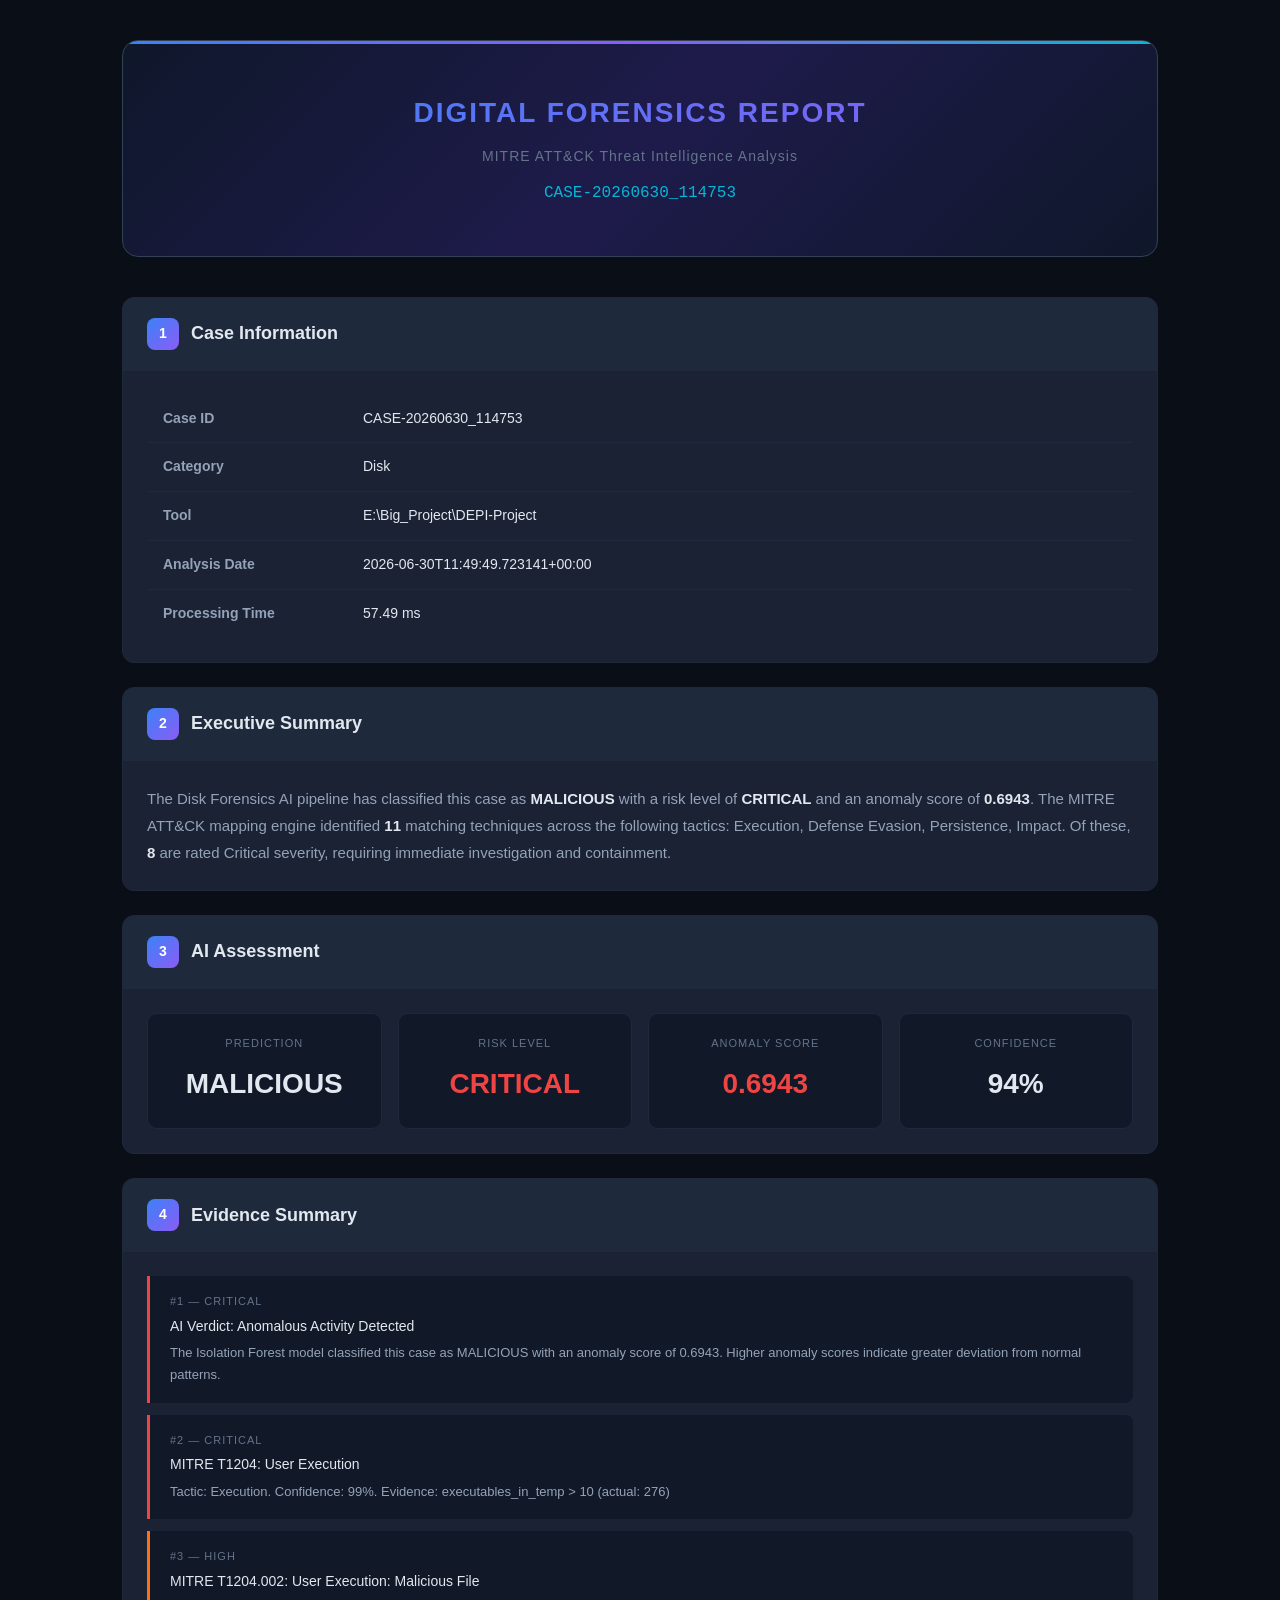
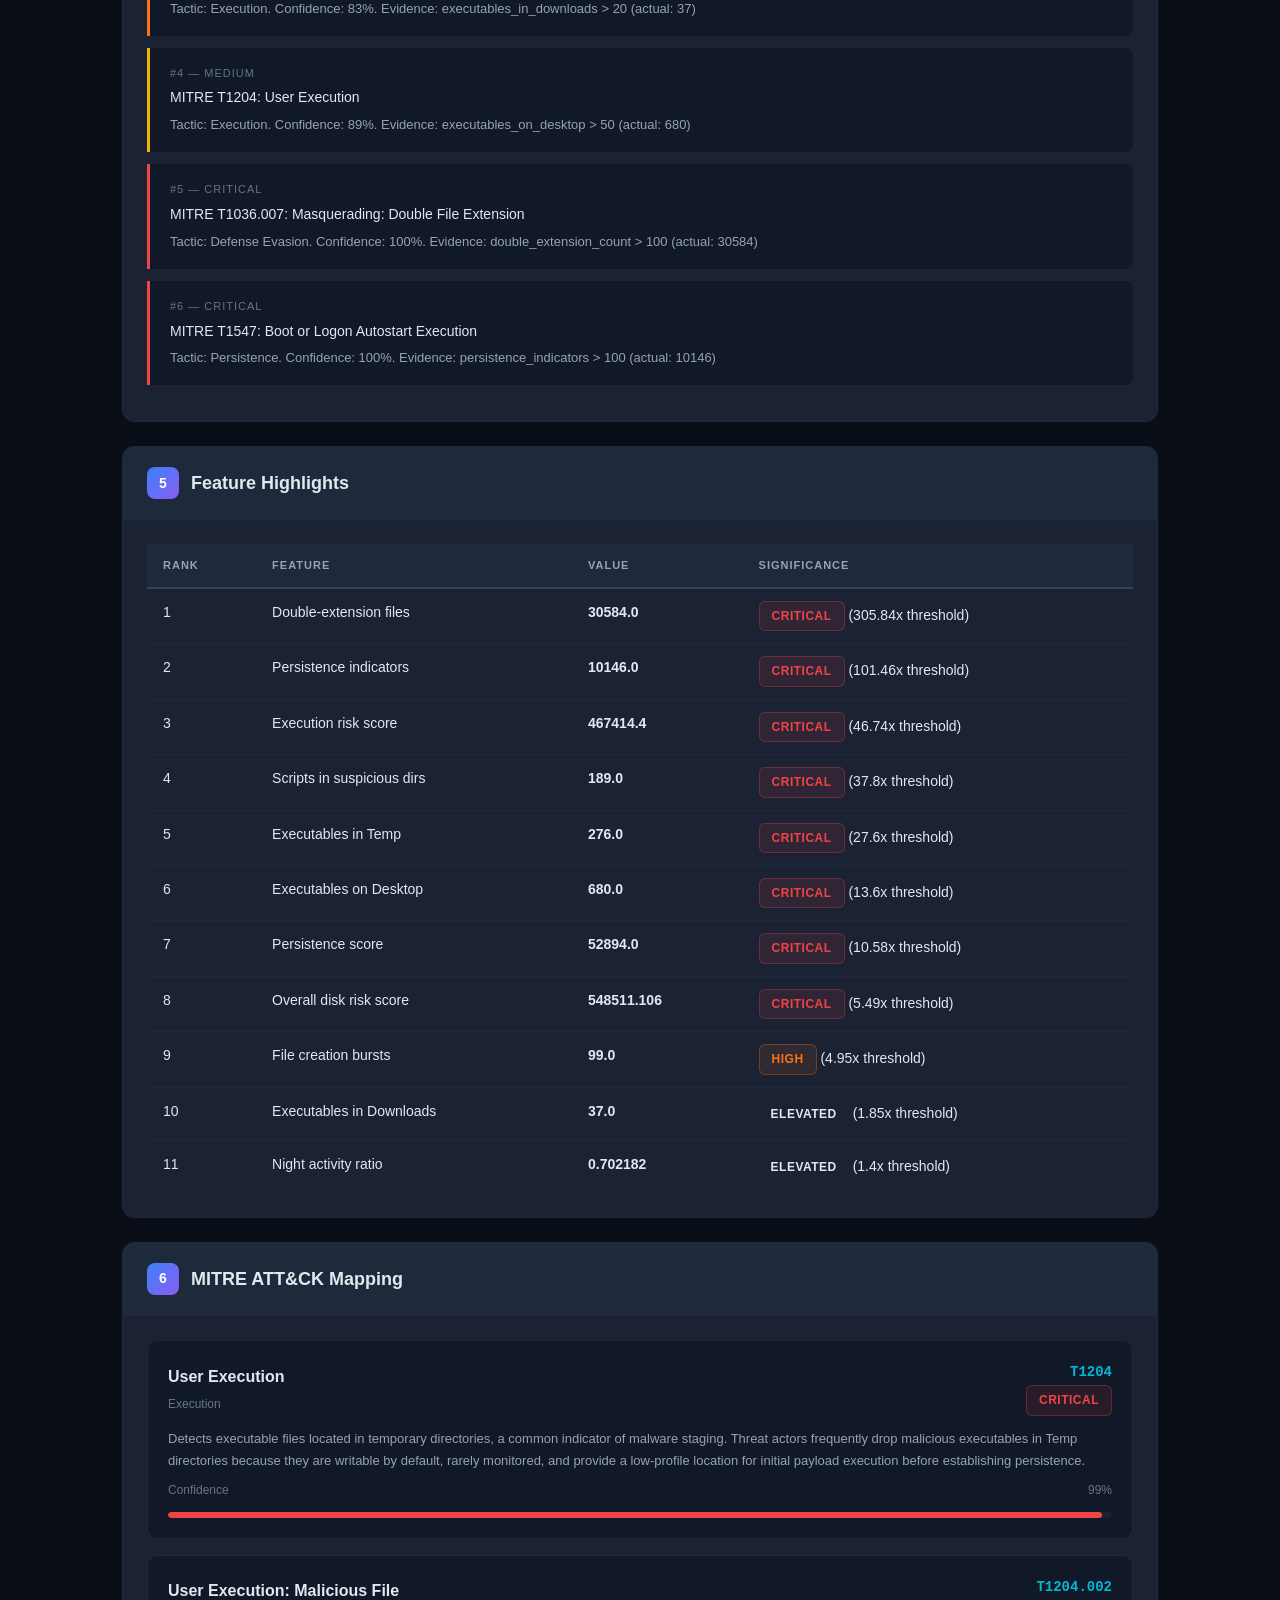
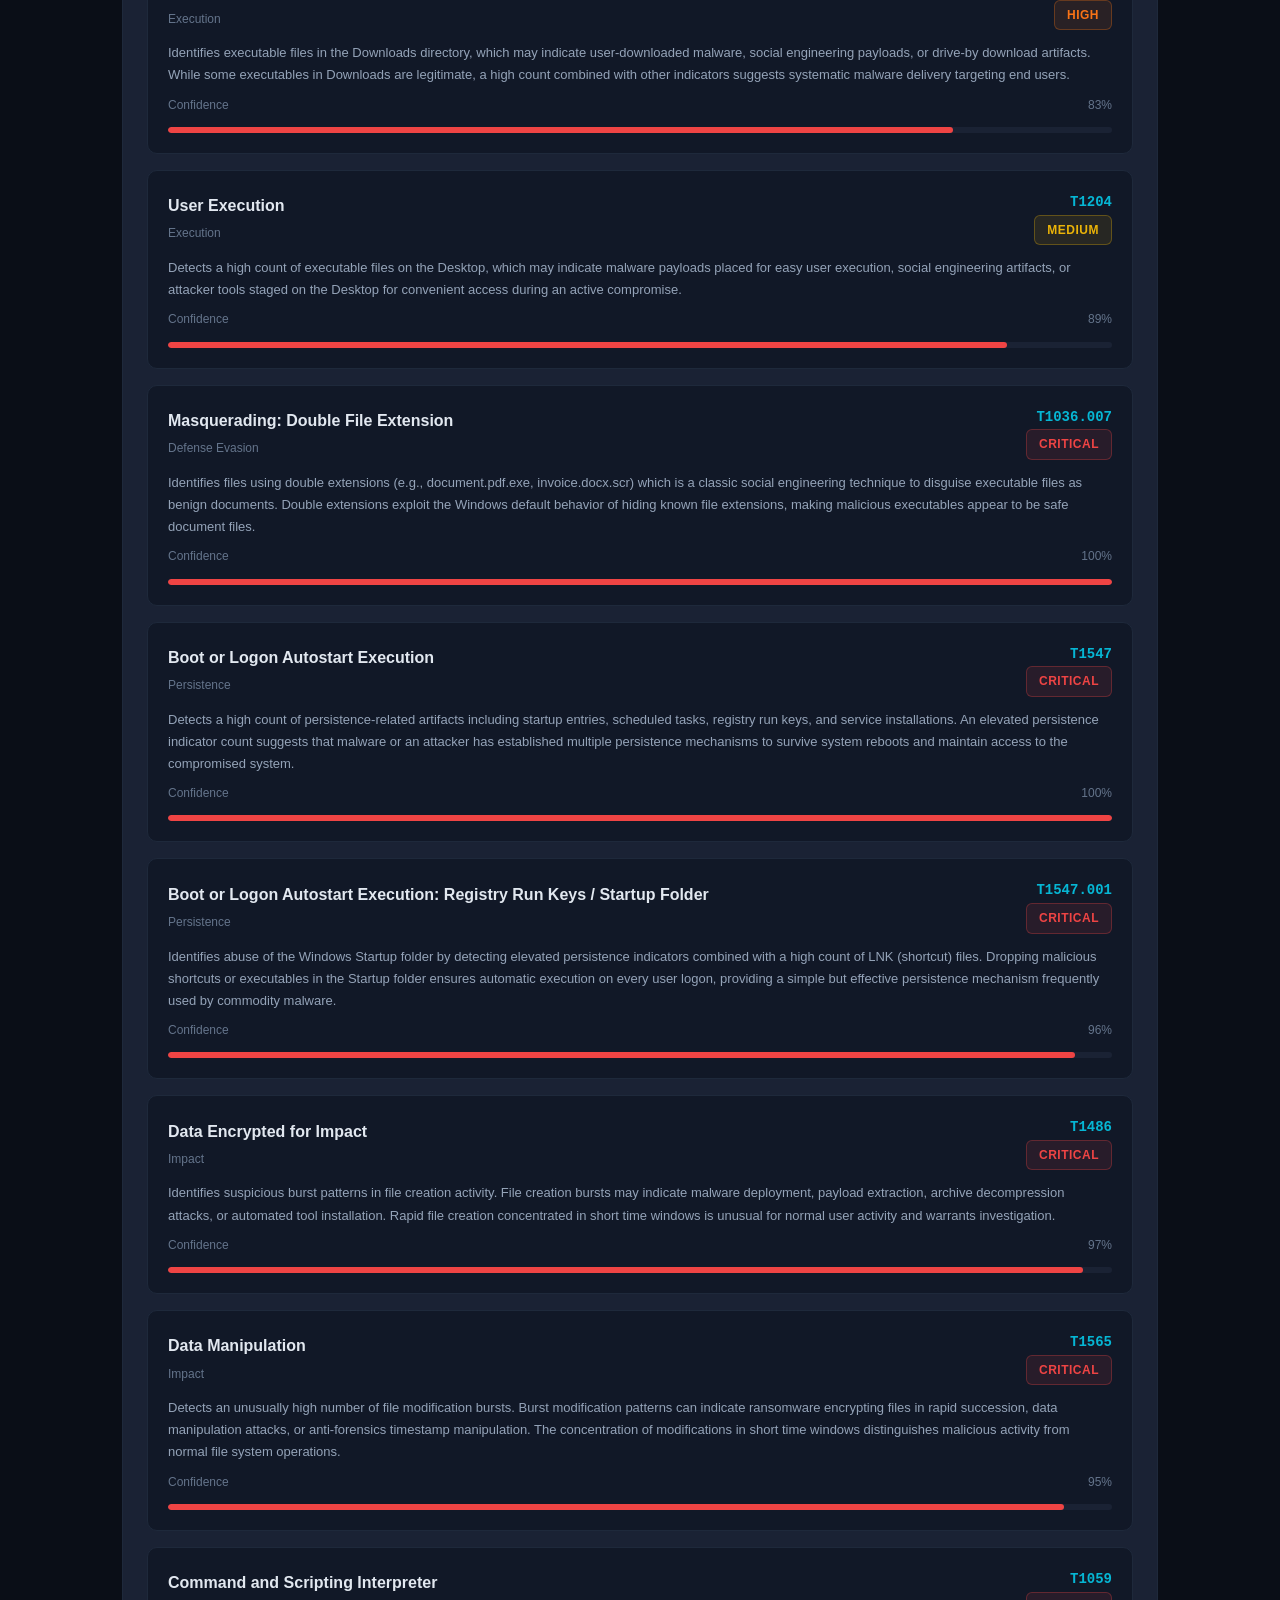
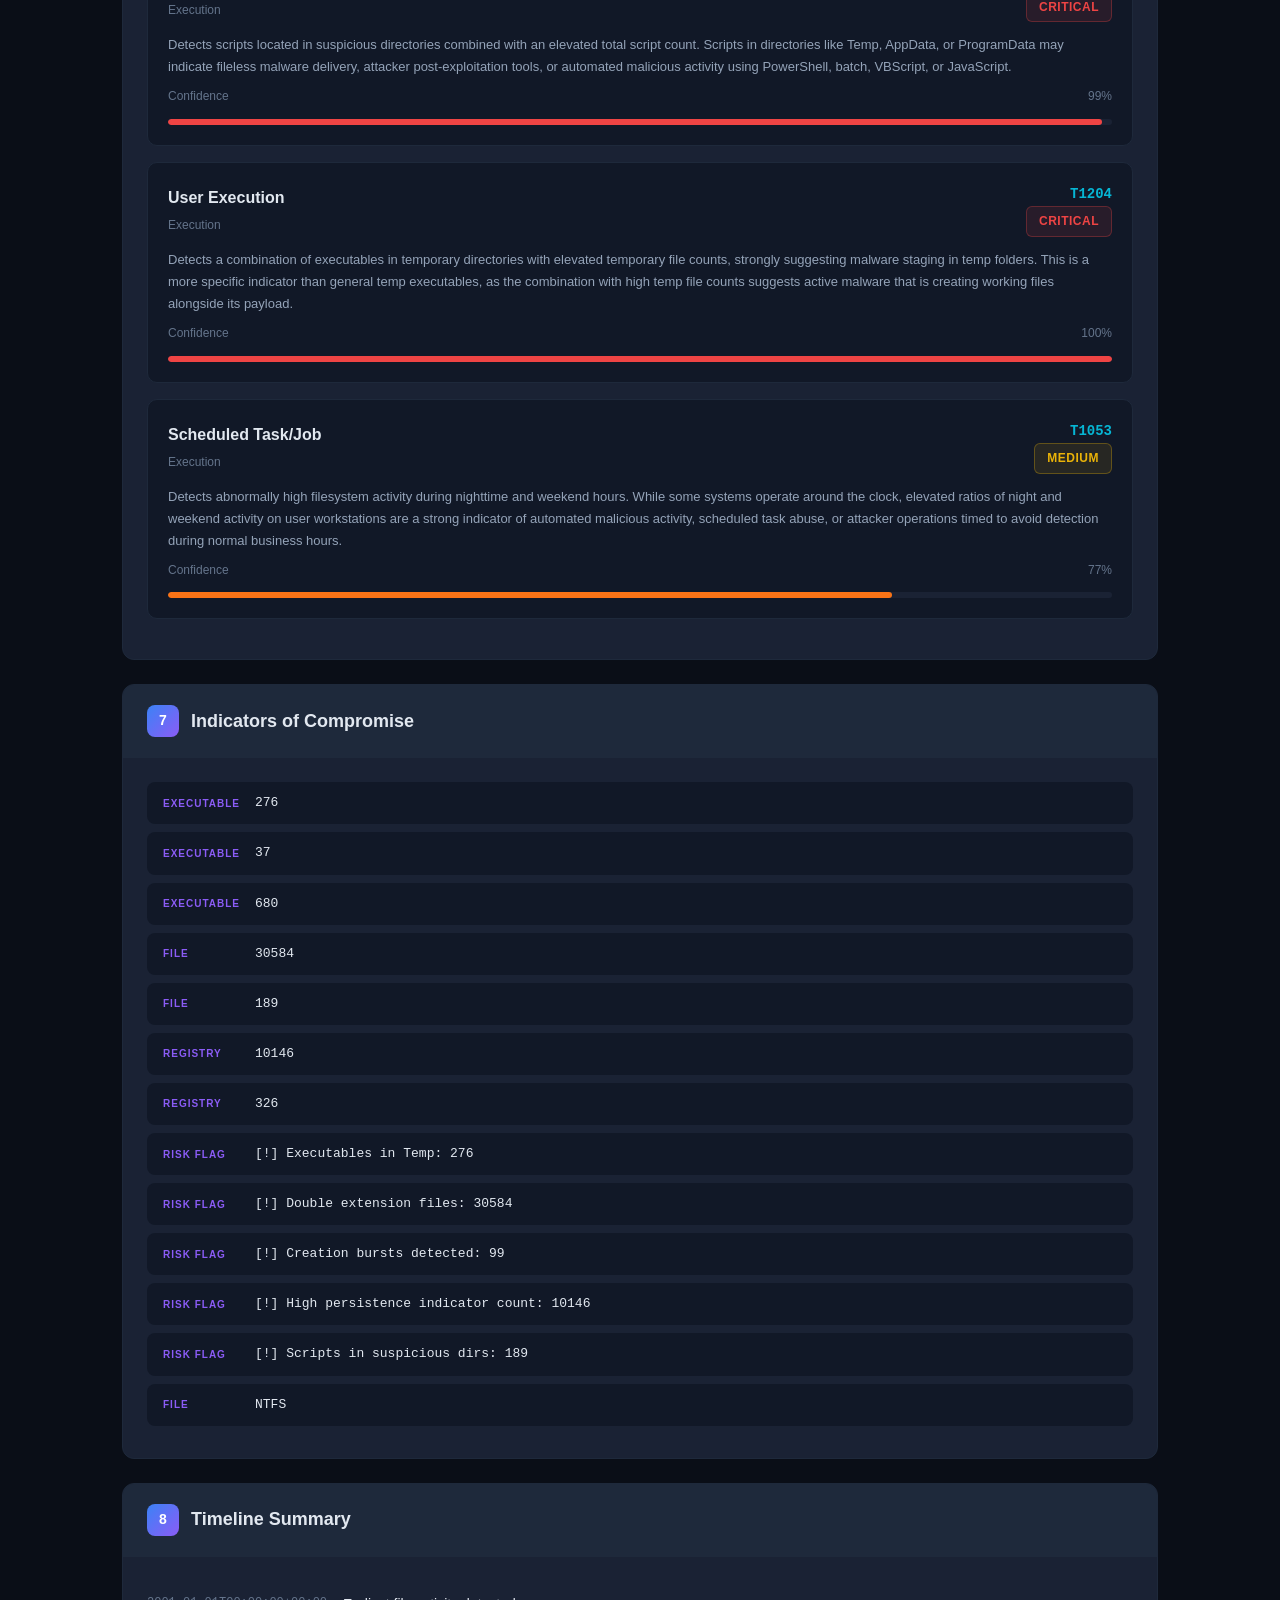
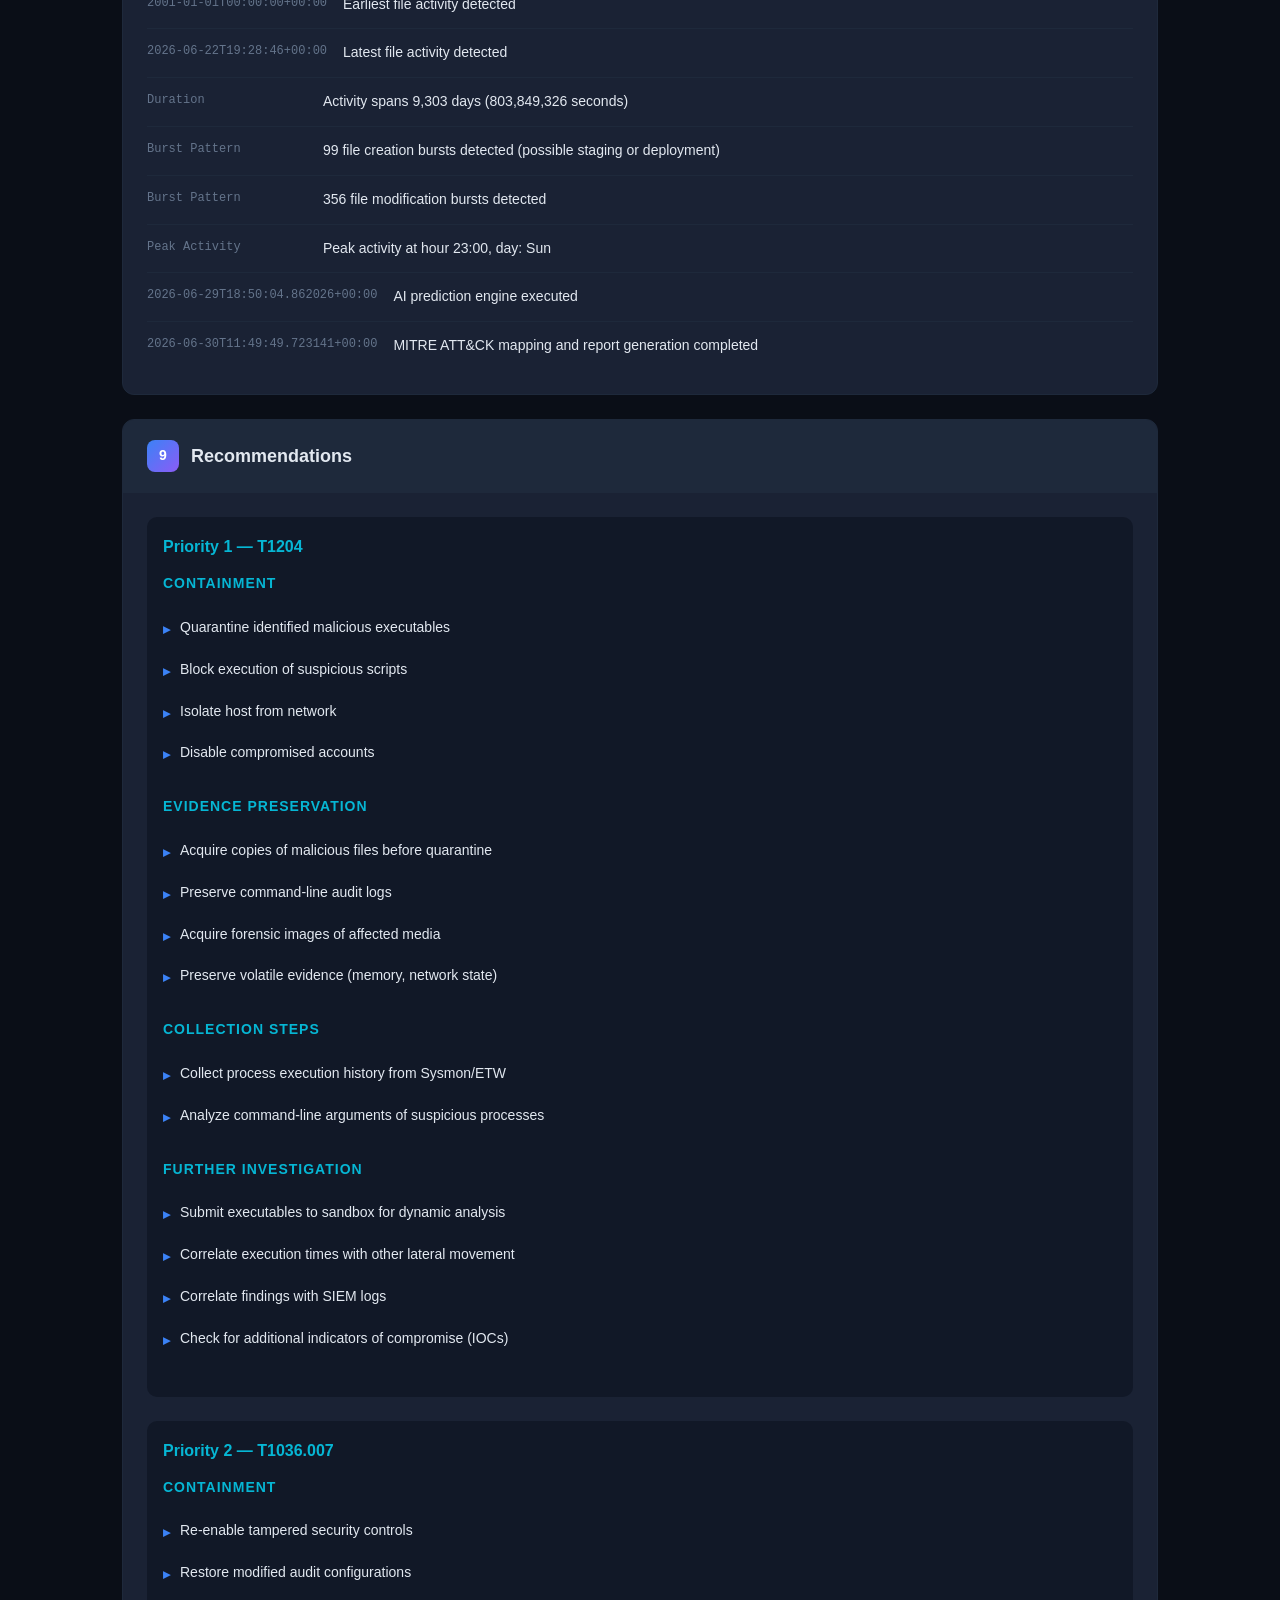
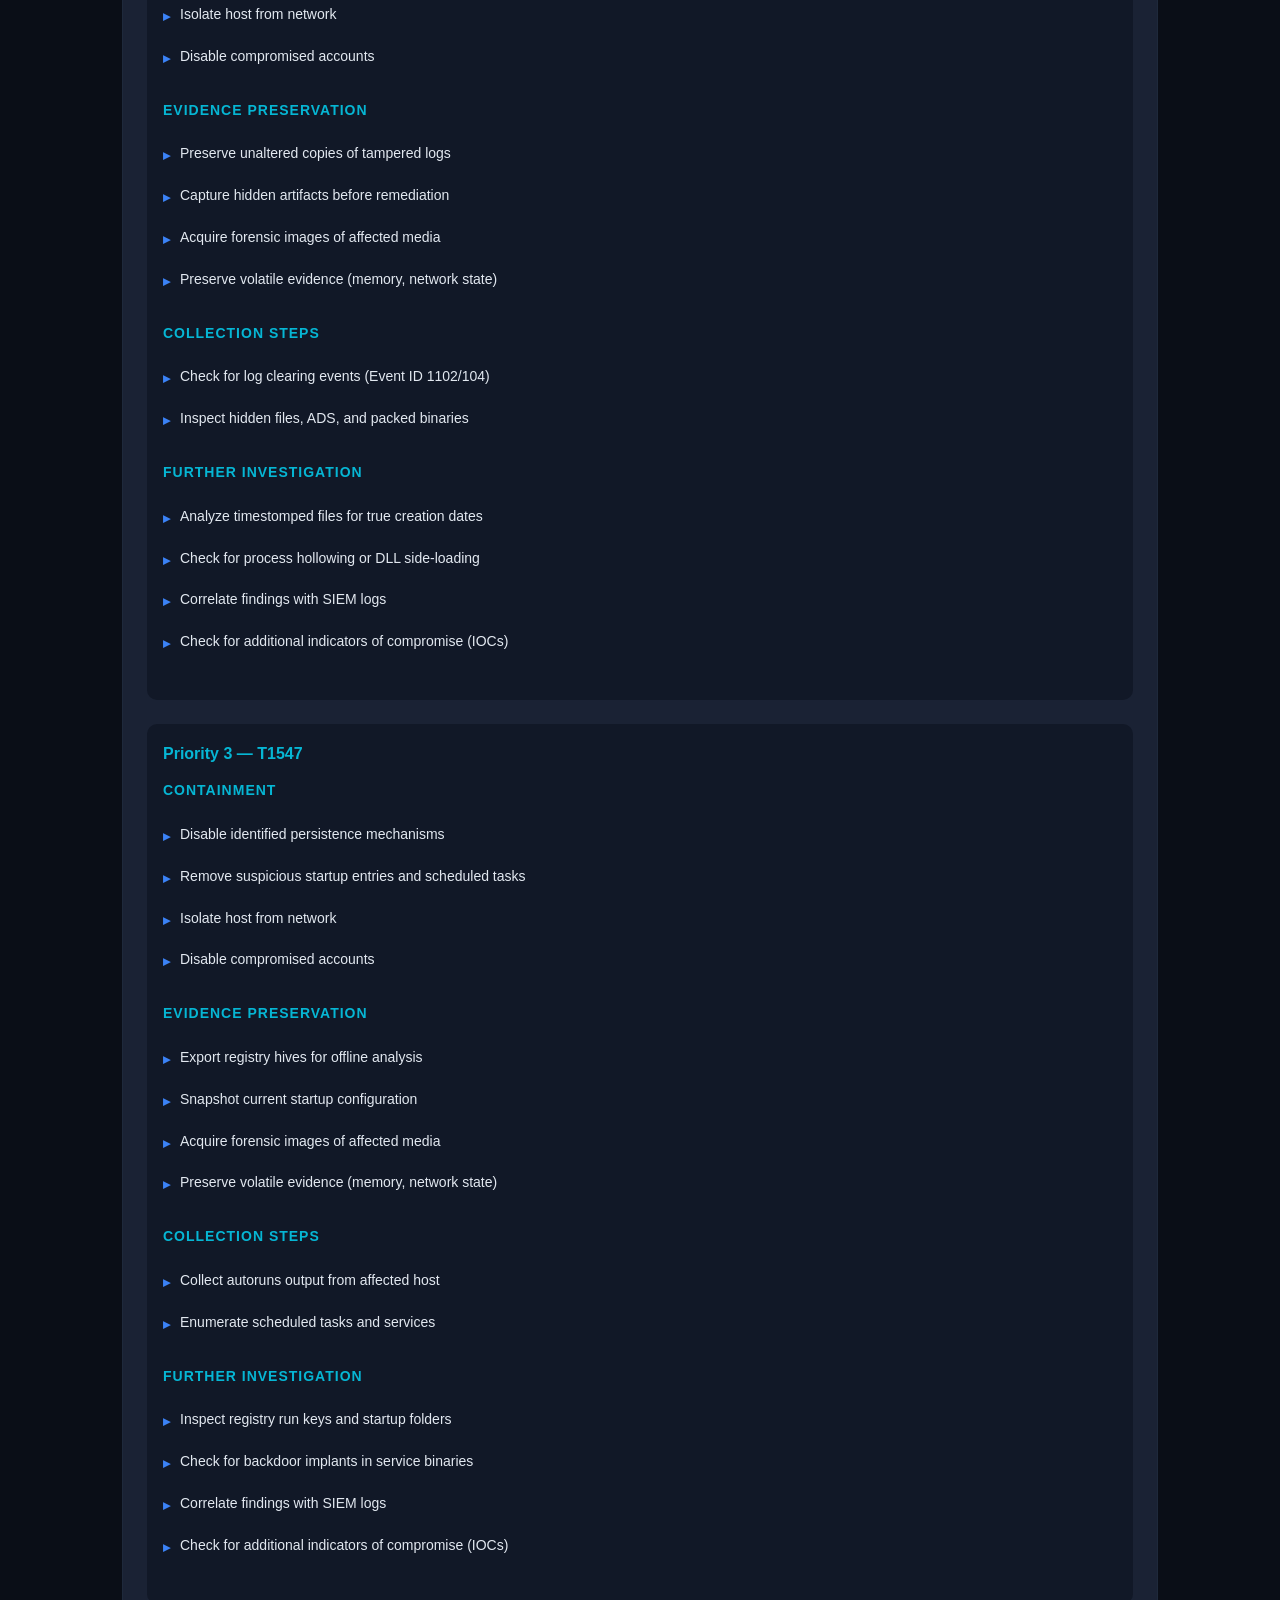
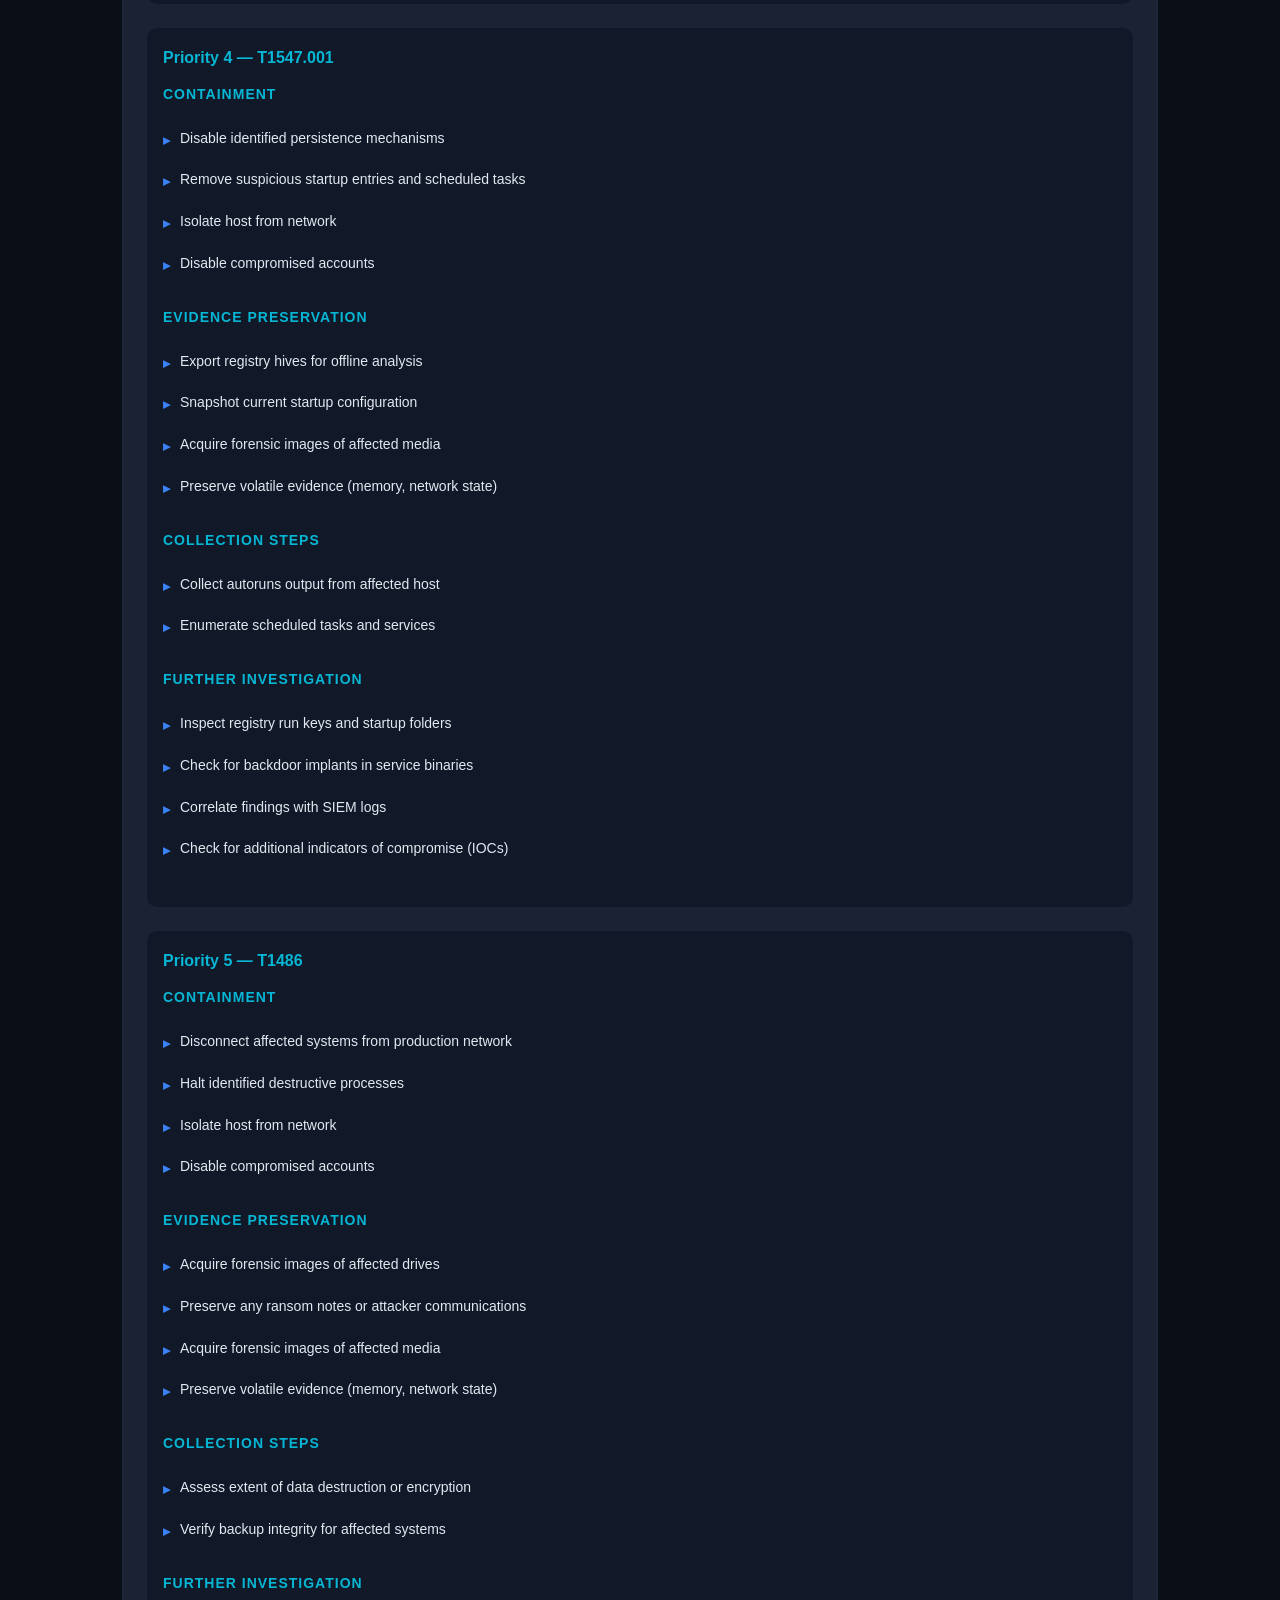
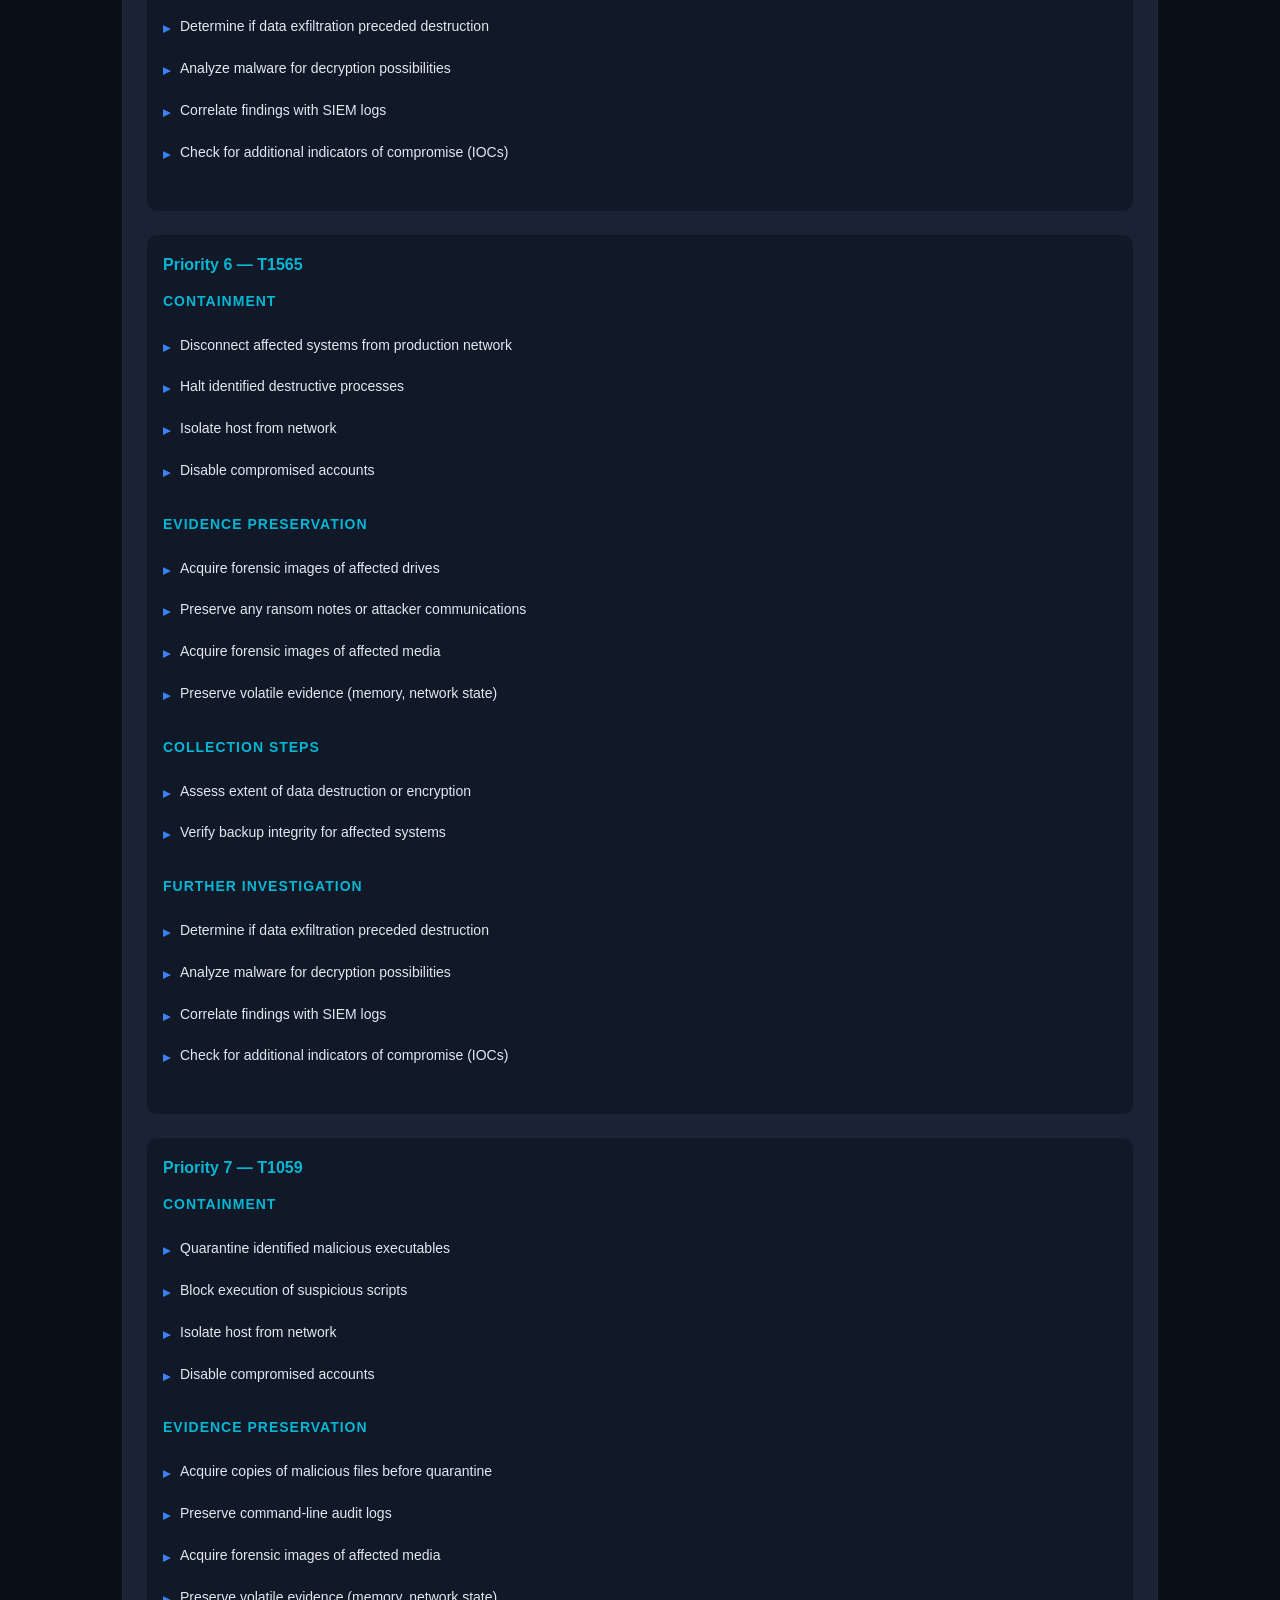
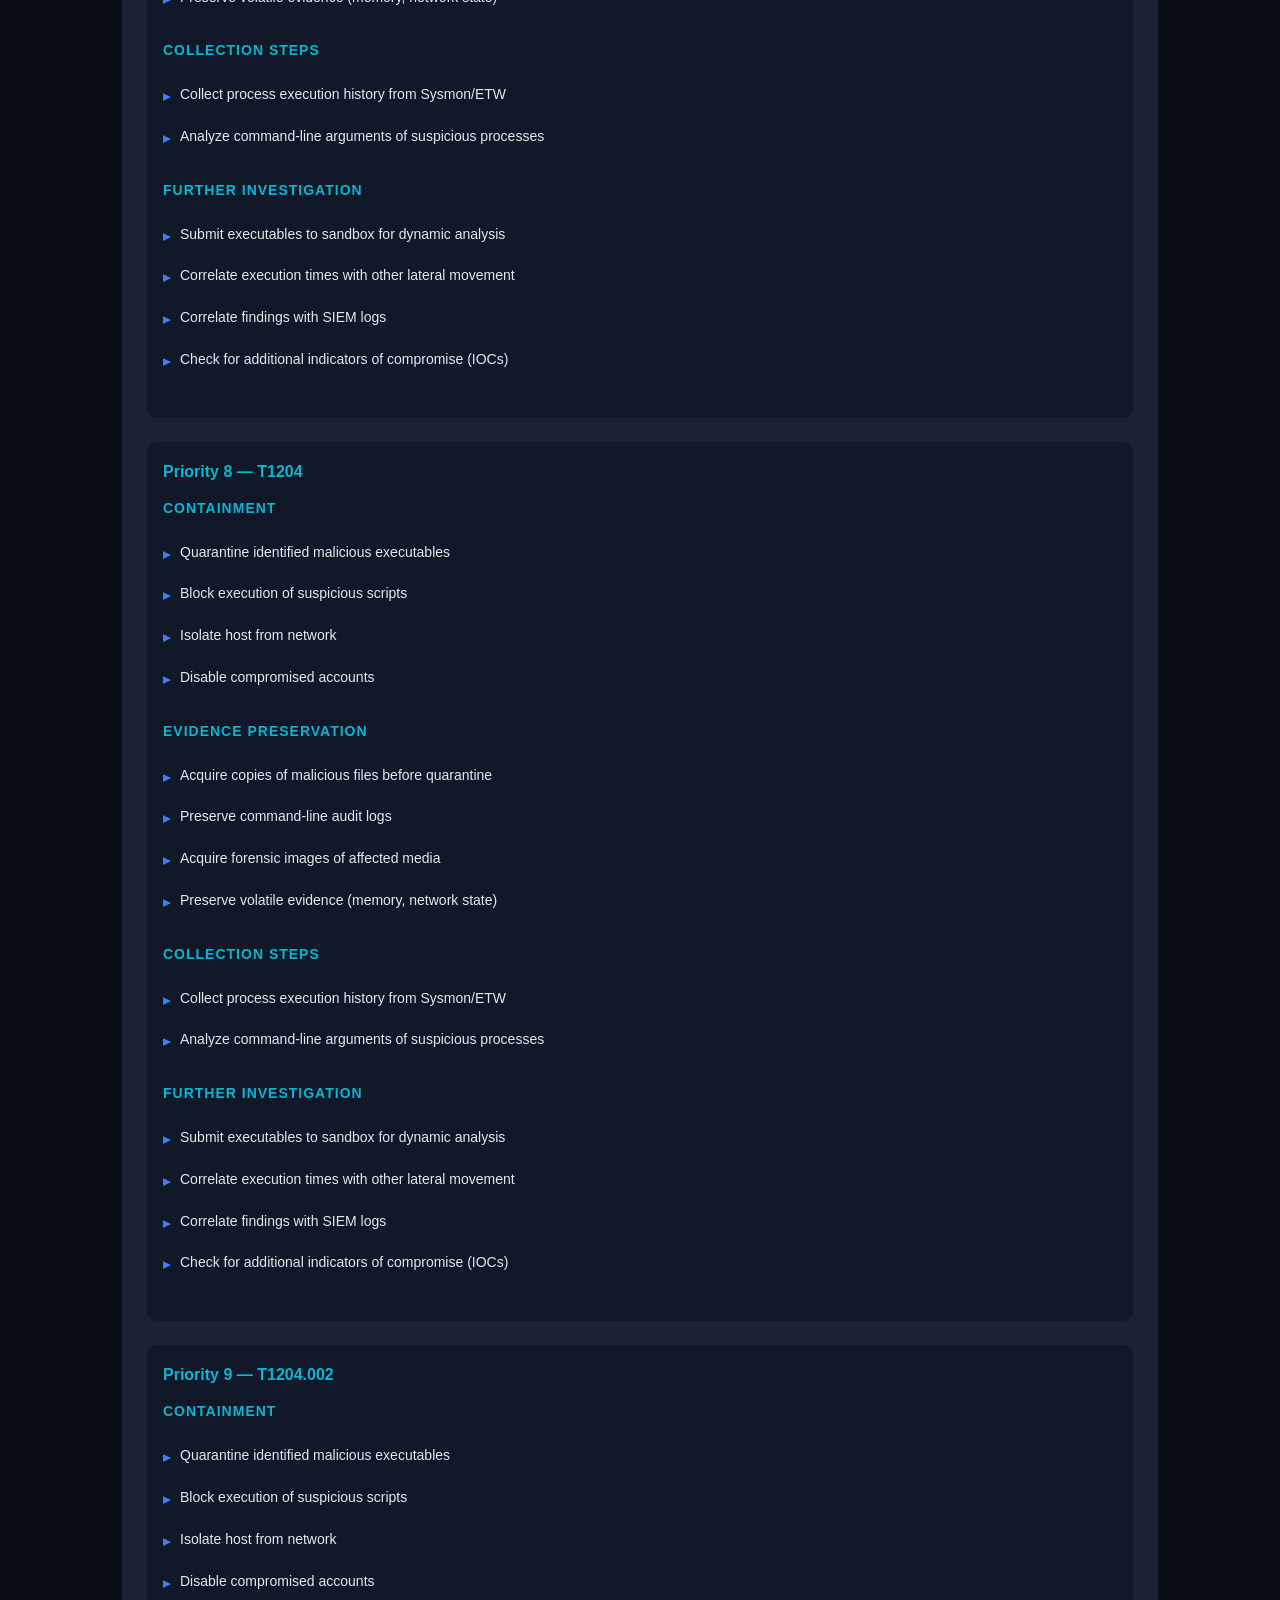
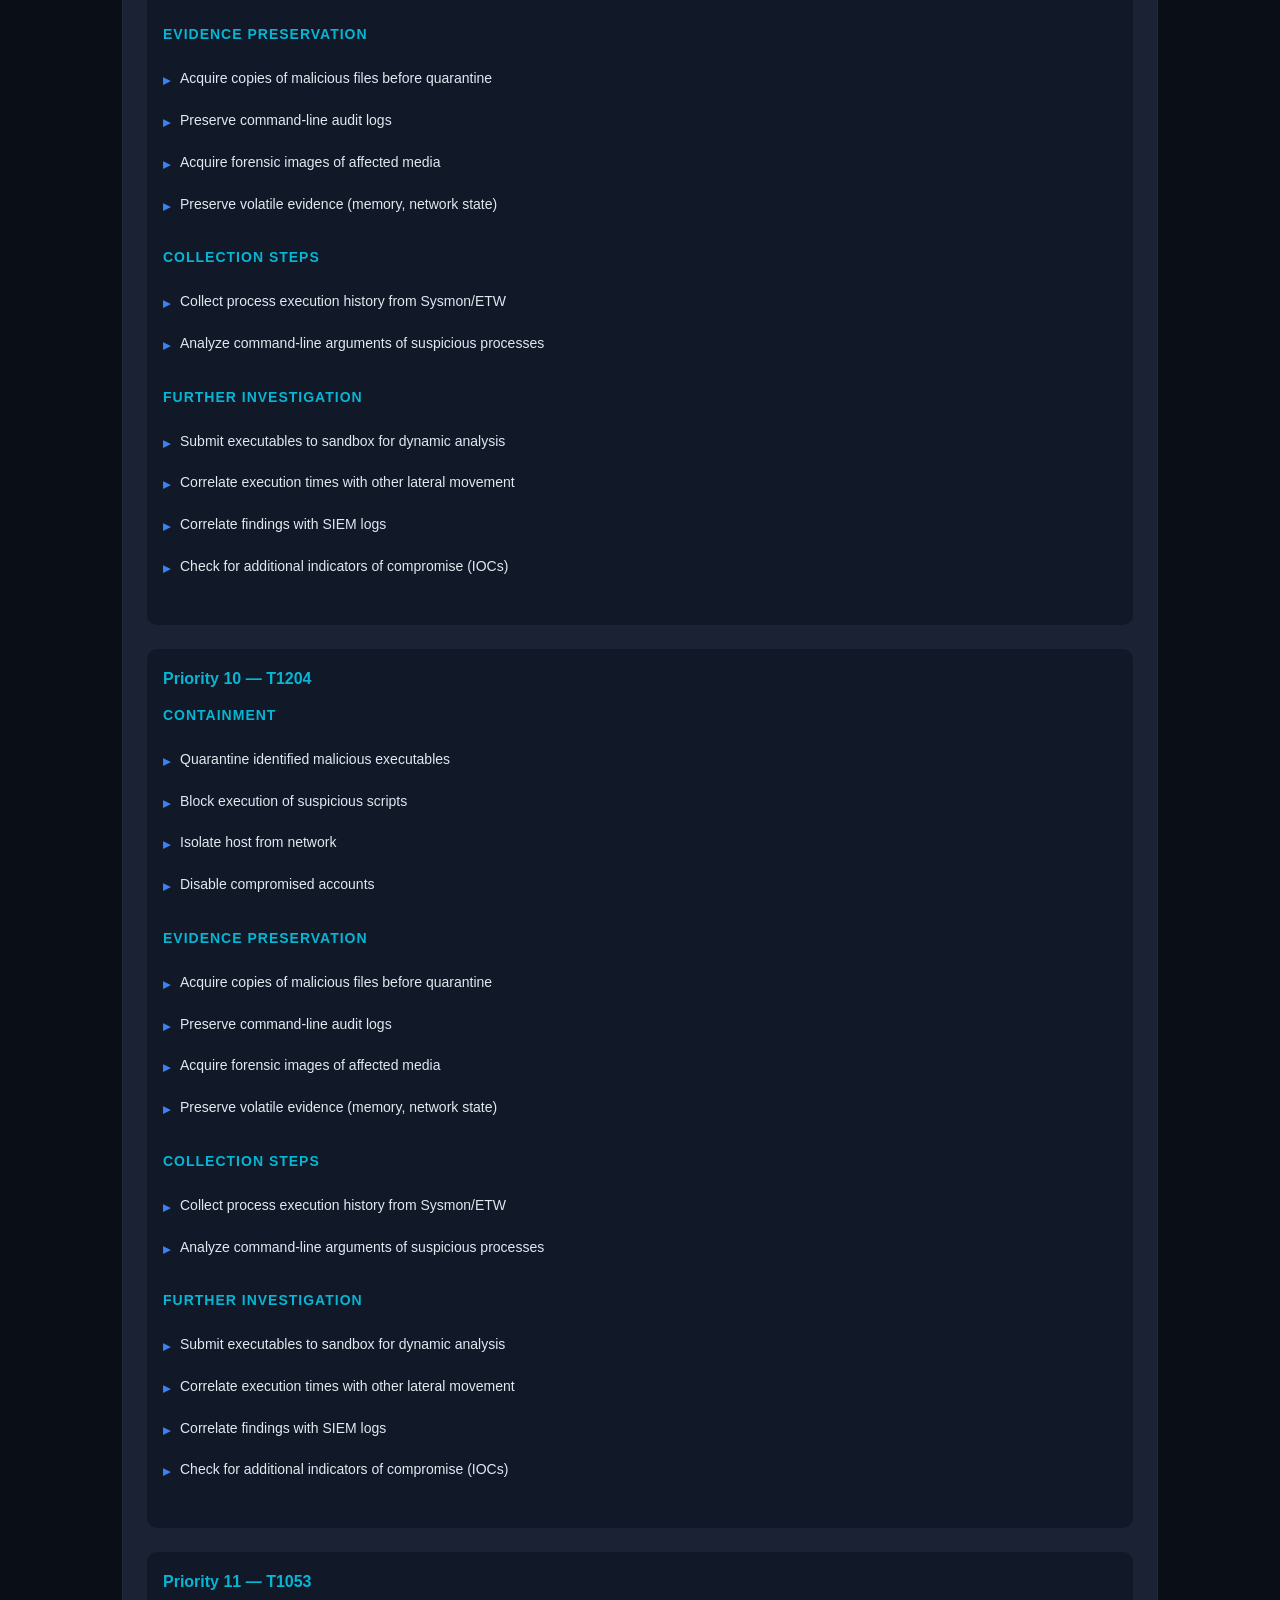
<file: core/reporting/reports/case_report.html>
<!DOCTYPE html>
<html lang="en">
<head>
    <meta charset="UTF-8">
    <meta name="viewport" content="width=device-width, initial-scale=1.0">
    <title>Digital Forensics Report — CASE-20260630_114753</title>
    <style>
        :root {
            --bg-primary: #0a0e17;
            --bg-secondary: #111827;
            --bg-card: #1a2234;
            --bg-card-alt: #1e293b;
            --text-primary: #e2e8f0;
            --text-secondary: #94a3b8;
            --text-muted: #64748b;
            --accent-red: #ef4444;
            --accent-orange: #f97316;
            --accent-yellow: #eab308;
            --accent-green: #22c55e;
            --accent-blue: #3b82f6;
            --accent-purple: #8b5cf6;
            --accent-cyan: #06b6d4;
            --border-color: #1e293b;
            --border-highlight: #334155;
            --critical-bg: rgba(239, 68, 68, 0.1);
            --critical-border: rgba(239, 68, 68, 0.3);
            --high-bg: rgba(249, 115, 22, 0.1);
            --high-border: rgba(249, 115, 22, 0.3);
            --medium-bg: rgba(234, 179, 8, 0.1);
            --medium-border: rgba(234, 179, 8, 0.3);
            --low-bg: rgba(34, 197, 94, 0.1);
            --low-border: rgba(34, 197, 94, 0.3);
        }

        * {
            margin: 0;
            padding: 0;
            box-sizing: border-box;
        }

        body {
            font-family: 'Segoe UI', -apple-system, BlinkMacSystemFont, 'Roboto', sans-serif;
            background: var(--bg-primary);
            color: var(--text-primary);
            line-height: 1.7;
            padding: 0;
        }

        .report-container {
            max-width: 1100px;
            margin: 0 auto;
            padding: 40px 32px;
        }

        /* Header */
        .report-header {
            text-align: center;
            padding: 48px 32px;
            background: linear-gradient(135deg, #0f172a 0%, #1e1b4b 50%, #0f172a 100%);
            border: 1px solid var(--border-highlight);
            border-radius: 16px;
            margin-bottom: 40px;
            position: relative;
            overflow: hidden;
        }

        .report-header::before {
            content: '';
            position: absolute;
            top: 0;
            left: 0;
            right: 0;
            height: 3px;
            background: linear-gradient(90deg, var(--accent-blue), var(--accent-purple), var(--accent-cyan));
        }

        .report-header h1 {
            font-size: 28px;
            font-weight: 700;
            letter-spacing: 2px;
            text-transform: uppercase;
            background: linear-gradient(135deg, var(--accent-blue), var(--accent-purple));
            -webkit-background-clip: text;
            -webkit-text-fill-color: transparent;
            background-clip: text;
            margin-bottom: 8px;
        }

        .report-header .subtitle {
            font-size: 14px;
            color: var(--text-muted);
            letter-spacing: 1px;
        }

        .report-header .case-id {
            font-size: 16px;
            color: var(--accent-cyan);
            margin-top: 12px;
            font-family: 'Consolas', 'Courier New', monospace;
        }

        /* Sections */
        .section {
            background: var(--bg-card);
            border: 1px solid var(--border-color);
            border-radius: 12px;
            margin-bottom: 24px;
            overflow: hidden;
        }

        .section-header {
            display: flex;
            align-items: center;
            gap: 12px;
            padding: 20px 24px;
            background: var(--bg-card-alt);
            border-bottom: 1px solid var(--border-color);
        }

        .section-number {
            width: 32px;
            height: 32px;
            display: flex;
            align-items: center;
            justify-content: center;
            background: linear-gradient(135deg, var(--accent-blue), var(--accent-purple));
            border-radius: 8px;
            font-size: 14px;
            font-weight: 700;
            color: white;
            flex-shrink: 0;
        }

        .section-title {
            font-size: 18px;
            font-weight: 600;
            color: var(--text-primary);
        }

        .section-body {
            padding: 24px;
        }

        /* Tables */
        table {
            width: 100%;
            border-collapse: collapse;
            font-size: 14px;
        }

        thead th {
            background: var(--bg-card-alt);
            padding: 12px 16px;
            text-align: left;
            font-weight: 600;
            color: var(--text-secondary);
            text-transform: uppercase;
            font-size: 11px;
            letter-spacing: 1px;
            border-bottom: 2px solid var(--border-highlight);
        }

        tbody td {
            padding: 12px 16px;
            border-bottom: 1px solid var(--border-color);
            color: var(--text-primary);
            vertical-align: top;
        }

        tbody tr:hover {
            background: rgba(59, 130, 246, 0.04);
        }

        tbody tr:last-child td {
            border-bottom: none;
        }

        .key-value-table td:first-child {
            font-weight: 600;
            color: var(--text-secondary);
            width: 200px;
            white-space: nowrap;
        }

        /* Badges */
        .badge {
            display: inline-block;
            padding: 4px 12px;
            border-radius: 6px;
            font-size: 12px;
            font-weight: 600;
            text-transform: uppercase;
            letter-spacing: 0.5px;
        }

        .badge-critical {
            background: var(--critical-bg);
            color: var(--accent-red);
            border: 1px solid var(--critical-border);
        }

        .badge-high {
            background: var(--high-bg);
            color: var(--accent-orange);
            border: 1px solid var(--high-border);
        }

        .badge-medium {
            background: var(--medium-bg);
            color: var(--accent-yellow);
            border: 1px solid var(--medium-border);
        }

        .badge-low {
            background: var(--low-bg);
            color: var(--accent-green);
            border: 1px solid var(--low-border);
        }

        .badge-safe {
            background: var(--low-bg);
            color: var(--accent-green);
            border: 1px solid var(--low-border);
        }

        .badge-malicious {
            background: var(--critical-bg);
            color: var(--accent-red);
            border: 1px solid var(--critical-border);
        }

        /* Metric Cards */
        .metric-grid {
            display: grid;
            grid-template-columns: repeat(auto-fit, minmax(200px, 1fr));
            gap: 16px;
        }

        .metric-card {
            background: var(--bg-secondary);
            border: 1px solid var(--border-color);
            border-radius: 10px;
            padding: 20px;
            text-align: center;
        }

        .metric-label {
            font-size: 11px;
            text-transform: uppercase;
            letter-spacing: 1px;
            color: var(--text-muted);
            margin-bottom: 8px;
        }

        .metric-value {
            font-size: 28px;
            font-weight: 700;
        }

        .metric-value.critical { color: var(--accent-red); }
        .metric-value.high { color: var(--accent-orange); }
        .metric-value.medium { color: var(--accent-yellow); }
        .metric-value.low { color: var(--accent-green); }
        .metric-value.safe { color: var(--accent-green); }

        /* Evidence and text blocks */
        .evidence-item {
            padding: 16px 20px;
            background: var(--bg-secondary);
            border-left: 3px solid var(--accent-blue);
            border-radius: 0 8px 8px 0;
            margin-bottom: 12px;
        }

        .evidence-item.critical { border-left-color: var(--accent-red); }
        .evidence-item.high { border-left-color: var(--accent-orange); }
        .evidence-item.medium { border-left-color: var(--accent-yellow); }

        .evidence-rank {
            font-size: 11px;
            text-transform: uppercase;
            letter-spacing: 1px;
            color: var(--text-muted);
            margin-bottom: 4px;
        }

        .evidence-text {
            color: var(--text-primary);
            font-size: 14px;
        }

        .evidence-detail {
            color: var(--text-secondary);
            font-size: 13px;
            margin-top: 4px;
        }

        /* MITRE Technique Cards */
        .technique-card {
            background: var(--bg-secondary);
            border: 1px solid var(--border-color);
            border-radius: 10px;
            padding: 20px;
            margin-bottom: 16px;
        }

        .technique-header {
            display: flex;
            align-items: center;
            justify-content: space-between;
            margin-bottom: 12px;
        }

        .technique-id {
            font-family: 'Consolas', monospace;
            font-size: 14px;
            color: var(--accent-cyan);
            font-weight: 600;
        }

        .technique-name {
            font-size: 16px;
            font-weight: 600;
            color: var(--text-primary);
            margin-bottom: 4px;
        }

        .technique-tactic {
            font-size: 12px;
            color: var(--text-muted);
        }

        .confidence-bar {
            height: 6px;
            background: var(--bg-card);
            border-radius: 3px;
            margin-top: 12px;
            overflow: hidden;
        }

        .confidence-fill {
            height: 100%;
            border-radius: 3px;
            transition: width 0.5s ease;
        }

        /* IOC List */
        .ioc-item {
            display: flex;
            align-items: center;
            gap: 12px;
            padding: 10px 16px;
            background: var(--bg-secondary);
            border-radius: 8px;
            margin-bottom: 8px;
            font-family: 'Consolas', monospace;
            font-size: 13px;
        }

        .ioc-type {
            font-size: 10px;
            text-transform: uppercase;
            letter-spacing: 1px;
            color: var(--accent-purple);
            font-weight: 600;
            min-width: 80px;
            font-family: 'Segoe UI', sans-serif;
        }

        .ioc-value {
            color: var(--text-primary);
            word-break: break-all;
        }

        /* Recommendation sections */
        .rec-category {
            margin-bottom: 20px;
        }

        .rec-category-title {
            font-size: 14px;
            font-weight: 600;
            color: var(--accent-cyan);
            margin-bottom: 12px;
            text-transform: uppercase;
            letter-spacing: 1px;
        }

        .rec-item {
            display: flex;
            align-items: flex-start;
            gap: 10px;
            padding: 8px 0;
            color: var(--text-primary);
            font-size: 14px;
        }

        .rec-bullet {
            color: var(--accent-blue);
            font-weight: 700;
            flex-shrink: 0;
            margin-top: 2px;
        }

        /* Timeline */
        .timeline-entry {
            display: flex;
            gap: 16px;
            padding: 12px 0;
            border-bottom: 1px solid var(--border-color);
        }

        .timeline-entry:last-child { border-bottom: none; }

        .timeline-time {
            font-family: 'Consolas', monospace;
            font-size: 12px;
            color: var(--text-muted);
            min-width: 160px;
            flex-shrink: 0;
        }

        .timeline-desc {
            color: var(--text-primary);
            font-size: 14px;
        }

        /* Summary text */
        .summary-text {
            color: var(--text-secondary);
            font-size: 15px;
            line-height: 1.8;
        }

        .summary-text strong {
            color: var(--text-primary);
        }

        /* Conclusion */
        .conclusion {
            padding: 24px;
            background: linear-gradient(135deg, rgba(59, 130, 246, 0.05), rgba(139, 92, 246, 0.05));
            border: 1px solid var(--border-highlight);
            border-radius: 10px;
        }

        .conclusion p {
            color: var(--text-secondary);
            font-size: 15px;
            line-height: 1.8;
        }

        /* Footer */
        .report-footer {
            text-align: center;
            padding: 32px;
            color: var(--text-muted);
            font-size: 12px;
            border-top: 1px solid var(--border-color);
            margin-top: 40px;
        }

        /* Print styles */
        @media print {
            body { background: white; color: #1a1a1a; }
            .report-container { padding: 20px; }
            .report-header { background: #f8fafc; border-color: #e2e8f0; }
            .report-header h1 { -webkit-text-fill-color: #1e40af; }
            .section { border-color: #e2e8f0; }
            .section-header { background: #f8fafc; }
            .metric-card { background: #f8fafc; border-color: #e2e8f0; }
            .evidence-item { background: #f8fafc; }
            .technique-card { background: #f8fafc; border-color: #e2e8f0; }
            .ioc-item { background: #f8fafc; }
            thead th { background: #f1f5f9; color: #475569; }
            tbody td { color: #1a1a1a; }
            .summary-text { color: #475569; }
            .conclusion { background: #f8fafc; }
        }
    </style>
</head>
<body>
    <div class="report-container">

        <!-- Header -->
        <div class="report-header">
            <h1>Digital Forensics Report</h1>
            <div class="subtitle">MITRE ATT&CK Threat Intelligence Analysis</div>
            <div class="case-id">CASE-20260630_114753</div>
        </div>

        <!-- 1. Case Information -->
        <div class="section">
            <div class="section-header">
                <div class="section-number">1</div>
                <div class="section-title">Case Information</div>
            </div>
            <div class="section-body">
                <table class="key-value-table">
                    <tbody>
                        <tr><td>Case ID</td><td>CASE-20260630_114753</td></tr>
                        <tr><td>Category</td><td>Disk</td></tr>
                        <tr><td>Tool</td><td>E:\Big_Project\DEPI-Project</td></tr>
                        <tr><td>Analysis Date</td><td>2026-06-30T11:49:49.723141+00:00</td></tr>
                        <tr><td>Processing Time</td><td>57.49 ms</td></tr>
                    </tbody>
                </table>
            </div>
        </div>

        <!-- 2. Executive Summary -->
        <div class="section">
            <div class="section-header">
                <div class="section-number">2</div>
                <div class="section-title">Executive Summary</div>
            </div>
            <div class="section-body">
                <div class="summary-text">
                    The Disk Forensics AI pipeline has classified this case as <strong>MALICIOUS</strong> with a risk level of <strong>CRITICAL</strong> and an anomaly score of <strong>0.6943</strong>. The MITRE ATT&CK mapping engine identified <strong>11</strong> matching techniques across the following tactics: Execution, Defense Evasion, Persistence, Impact. Of these, <strong>8</strong> are rated Critical severity, requiring immediate investigation and containment.
                </div>
            </div>
        </div>

        <!-- 3. AI Assessment -->
        <div class="section">
            <div class="section-header">
                <div class="section-number">3</div>
                <div class="section-title">AI Assessment</div>
            </div>
            <div class="section-body">
                <div class="metric-grid">
                    
            <div class="metric-card">
                <div class="metric-label">Prediction</div>
                <div class="metric-value malicious">MALICIOUS</div>
            </div>
            <div class="metric-card">
                <div class="metric-label">Risk Level</div>
                <div class="metric-value critical">CRITICAL</div>
            </div>
            <div class="metric-card">
                <div class="metric-label">Anomaly Score</div>
                <div class="metric-value critical">0.6943</div>
            </div>
            <div class="metric-card">
                <div class="metric-label">Confidence</div>
                <div class="metric-value">94%</div>
            </div>
        
                </div>
            </div>
        </div>

        <!-- 4. Evidence Summary -->
        <div class="section">
            <div class="section-header">
                <div class="section-number">4</div>
                <div class="section-title">Evidence Summary</div>
            </div>
            <div class="section-body">
                
                <div class="evidence-item critical">
                    <div class="evidence-rank">#1 — CRITICAL</div>
                    <div class="evidence-text">AI Verdict: Anomalous Activity Detected</div>
                    <div class="evidence-detail">The Isolation Forest model classified this case as MALICIOUS with an anomaly score of 0.6943. Higher anomaly scores indicate greater deviation from normal patterns.</div>
                </div>
            

                <div class="evidence-item critical">
                    <div class="evidence-rank">#2 — CRITICAL</div>
                    <div class="evidence-text">MITRE T1204: User Execution</div>
                    <div class="evidence-detail">Tactic: Execution. Confidence: 99%. Evidence: executables_in_temp &gt; 10 (actual: 276)</div>
                </div>
            

                <div class="evidence-item high">
                    <div class="evidence-rank">#3 — HIGH</div>
                    <div class="evidence-text">MITRE T1204.002: User Execution: Malicious File</div>
                    <div class="evidence-detail">Tactic: Execution. Confidence: 83%. Evidence: executables_in_downloads &gt; 20 (actual: 37)</div>
                </div>
            

                <div class="evidence-item medium">
                    <div class="evidence-rank">#4 — MEDIUM</div>
                    <div class="evidence-text">MITRE T1204: User Execution</div>
                    <div class="evidence-detail">Tactic: Execution. Confidence: 89%. Evidence: executables_on_desktop &gt; 50 (actual: 680)</div>
                </div>
            

                <div class="evidence-item critical">
                    <div class="evidence-rank">#5 — CRITICAL</div>
                    <div class="evidence-text">MITRE T1036.007: Masquerading: Double File Extension</div>
                    <div class="evidence-detail">Tactic: Defense Evasion. Confidence: 100%. Evidence: double_extension_count &gt; 100 (actual: 30584)</div>
                </div>
            

                <div class="evidence-item critical">
                    <div class="evidence-rank">#6 — CRITICAL</div>
                    <div class="evidence-text">MITRE T1547: Boot or Logon Autostart Execution</div>
                    <div class="evidence-detail">Tactic: Persistence. Confidence: 100%. Evidence: persistence_indicators &gt; 100 (actual: 10146)</div>
                </div>
            
            </div>
        </div>

        <!-- 5. Feature Highlights -->
        <div class="section">
            <div class="section-header">
                <div class="section-number">5</div>
                <div class="section-title">Feature Highlights</div>
            </div>
            <div class="section-body">
                <table>
                    <thead>
                        <tr>
                            <th>Rank</th>
                            <th>Feature</th>
                            <th>Value</th>
                            <th>Significance</th>
                        </tr>
                    </thead>
                    <tbody>
                        
                <tr>
                    <td>1</td>
                    <td>Double-extension files</td>
                    <td><strong>30584.0</strong></td>
                    <td><span class="badge badge-critical">CRITICAL</span> (305.84x threshold)</td>
                </tr>
            

                <tr>
                    <td>2</td>
                    <td>Persistence indicators</td>
                    <td><strong>10146.0</strong></td>
                    <td><span class="badge badge-critical">CRITICAL</span> (101.46x threshold)</td>
                </tr>
            

                <tr>
                    <td>3</td>
                    <td>Execution risk score</td>
                    <td><strong>467414.4</strong></td>
                    <td><span class="badge badge-critical">CRITICAL</span> (46.74x threshold)</td>
                </tr>
            

                <tr>
                    <td>4</td>
                    <td>Scripts in suspicious dirs</td>
                    <td><strong>189.0</strong></td>
                    <td><span class="badge badge-critical">CRITICAL</span> (37.8x threshold)</td>
                </tr>
            

                <tr>
                    <td>5</td>
                    <td>Executables in Temp</td>
                    <td><strong>276.0</strong></td>
                    <td><span class="badge badge-critical">CRITICAL</span> (27.6x threshold)</td>
                </tr>
            

                <tr>
                    <td>6</td>
                    <td>Executables on Desktop</td>
                    <td><strong>680.0</strong></td>
                    <td><span class="badge badge-critical">CRITICAL</span> (13.6x threshold)</td>
                </tr>
            

                <tr>
                    <td>7</td>
                    <td>Persistence score</td>
                    <td><strong>52894.0</strong></td>
                    <td><span class="badge badge-critical">CRITICAL</span> (10.58x threshold)</td>
                </tr>
            

                <tr>
                    <td>8</td>
                    <td>Overall disk risk score</td>
                    <td><strong>548511.106</strong></td>
                    <td><span class="badge badge-critical">CRITICAL</span> (5.49x threshold)</td>
                </tr>
            

                <tr>
                    <td>9</td>
                    <td>File creation bursts</td>
                    <td><strong>99.0</strong></td>
                    <td><span class="badge badge-high">HIGH</span> (4.95x threshold)</td>
                </tr>
            

                <tr>
                    <td>10</td>
                    <td>Executables in Downloads</td>
                    <td><strong>37.0</strong></td>
                    <td><span class="badge badge-elevated">ELEVATED</span> (1.85x threshold)</td>
                </tr>
            

                <tr>
                    <td>11</td>
                    <td>Night activity ratio</td>
                    <td><strong>0.702182</strong></td>
                    <td><span class="badge badge-elevated">ELEVATED</span> (1.4x threshold)</td>
                </tr>
            
                    </tbody>
                </table>
            </div>
        </div>

        <!-- 6. MITRE ATT&CK Mapping -->
        <div class="section">
            <div class="section-header">
                <div class="section-number">6</div>
                <div class="section-title">MITRE ATT&CK Mapping</div>
            </div>
            <div class="section-body">
                
                <div class="technique-card">
                    <div class="technique-header">
                        <div>
                            <div class="technique-name">User Execution</div>
                            <div class="technique-tactic">Execution</div>
                        </div>
                        <div style="text-align: right;">
                            <div class="technique-id">T1204</div>
                            <span class="badge badge-critical">Critical</span>
                        </div>
                    </div>
                    <div style="color: var(--text-secondary); font-size: 13px; margin-bottom: 8px;">
                        Detects executable files located in temporary directories, a common indicator of malware staging. Threat actors frequently drop malicious executables in Temp directories because they are writable by default, rarely monitored, and provide a low-profile location for initial payload execution before establishing persistence.
                    </div>
                    <div style="display: flex; justify-content: space-between; font-size: 12px; color: var(--text-muted);">
                        <span>Confidence</span>
                        <span>99%</span>
                    </div>
                    <div class="confidence-bar">
                        <div class="confidence-fill" style="width: 98.89%; background: var(--accent-red);"></div>
                    </div>
                </div>
            

                <div class="technique-card">
                    <div class="technique-header">
                        <div>
                            <div class="technique-name">User Execution: Malicious File</div>
                            <div class="technique-tactic">Execution</div>
                        </div>
                        <div style="text-align: right;">
                            <div class="technique-id">T1204.002</div>
                            <span class="badge badge-high">High</span>
                        </div>
                    </div>
                    <div style="color: var(--text-secondary); font-size: 13px; margin-bottom: 8px;">
                        Identifies executable files in the Downloads directory, which may indicate user-downloaded malware, social engineering payloads, or drive-by download artifacts. While some executables in Downloads are legitimate, a high count combined with other indicators suggests systematic malware delivery targeting end users.
                    </div>
                    <div style="display: flex; justify-content: space-between; font-size: 12px; color: var(--text-muted);">
                        <span>Confidence</span>
                        <span>83%</span>
                    </div>
                    <div class="confidence-bar">
                        <div class="confidence-fill" style="width: 83.14%; background: var(--accent-red);"></div>
                    </div>
                </div>
            

                <div class="technique-card">
                    <div class="technique-header">
                        <div>
                            <div class="technique-name">User Execution</div>
                            <div class="technique-tactic">Execution</div>
                        </div>
                        <div style="text-align: right;">
                            <div class="technique-id">T1204</div>
                            <span class="badge badge-medium">Medium</span>
                        </div>
                    </div>
                    <div style="color: var(--text-secondary); font-size: 13px; margin-bottom: 8px;">
                        Detects a high count of executable files on the Desktop, which may indicate malware payloads placed for easy user execution, social engineering artifacts, or attacker tools staged on the Desktop for convenient access during an active compromise.
                    </div>
                    <div style="display: flex; justify-content: space-between; font-size: 12px; color: var(--text-muted);">
                        <span>Confidence</span>
                        <span>89%</span>
                    </div>
                    <div class="confidence-bar">
                        <div class="confidence-fill" style="width: 88.89%; background: var(--accent-red);"></div>
                    </div>
                </div>
            

                <div class="technique-card">
                    <div class="technique-header">
                        <div>
                            <div class="technique-name">Masquerading: Double File Extension</div>
                            <div class="technique-tactic">Defense Evasion</div>
                        </div>
                        <div style="text-align: right;">
                            <div class="technique-id">T1036.007</div>
                            <span class="badge badge-critical">Critical</span>
                        </div>
                    </div>
                    <div style="color: var(--text-secondary); font-size: 13px; margin-bottom: 8px;">
                        Identifies files using double extensions (e.g., document.pdf.exe, invoice.docx.scr) which is a classic social engineering technique to disguise executable files as benign documents. Double extensions exploit the Windows default behavior of hiding known file extensions, making malicious executables appear to be safe document files.
                    </div>
                    <div style="display: flex; justify-content: space-between; font-size: 12px; color: var(--text-muted);">
                        <span>Confidence</span>
                        <span>100%</span>
                    </div>
                    <div class="confidence-bar">
                        <div class="confidence-fill" style="width: 100.0%; background: var(--accent-red);"></div>
                    </div>
                </div>
            

                <div class="technique-card">
                    <div class="technique-header">
                        <div>
                            <div class="technique-name">Boot or Logon Autostart Execution</div>
                            <div class="technique-tactic">Persistence</div>
                        </div>
                        <div style="text-align: right;">
                            <div class="technique-id">T1547</div>
                            <span class="badge badge-critical">Critical</span>
                        </div>
                    </div>
                    <div style="color: var(--text-secondary); font-size: 13px; margin-bottom: 8px;">
                        Detects a high count of persistence-related artifacts including startup entries, scheduled tasks, registry run keys, and service installations. An elevated persistence indicator count suggests that malware or an attacker has established multiple persistence mechanisms to survive system reboots and maintain access to the compromised system.
                    </div>
                    <div style="display: flex; justify-content: space-between; font-size: 12px; color: var(--text-muted);">
                        <span>Confidence</span>
                        <span>100%</span>
                    </div>
                    <div class="confidence-bar">
                        <div class="confidence-fill" style="width: 100.0%; background: var(--accent-red);"></div>
                    </div>
                </div>
            

                <div class="technique-card">
                    <div class="technique-header">
                        <div>
                            <div class="technique-name">Boot or Logon Autostart Execution: Registry Run Keys / Startup Folder</div>
                            <div class="technique-tactic">Persistence</div>
                        </div>
                        <div style="text-align: right;">
                            <div class="technique-id">T1547.001</div>
                            <span class="badge badge-critical">Critical</span>
                        </div>
                    </div>
                    <div style="color: var(--text-secondary); font-size: 13px; margin-bottom: 8px;">
                        Identifies abuse of the Windows Startup folder by detecting elevated persistence indicators combined with a high count of LNK (shortcut) files. Dropping malicious shortcuts or executables in the Startup folder ensures automatic execution on every user logon, providing a simple but effective persistence mechanism frequently used by commodity malware.
                    </div>
                    <div style="display: flex; justify-content: space-between; font-size: 12px; color: var(--text-muted);">
                        <span>Confidence</span>
                        <span>96%</span>
                    </div>
                    <div class="confidence-bar">
                        <div class="confidence-fill" style="width: 96.04%; background: var(--accent-red);"></div>
                    </div>
                </div>
            

                <div class="technique-card">
                    <div class="technique-header">
                        <div>
                            <div class="technique-name">Data Encrypted for Impact</div>
                            <div class="technique-tactic">Impact</div>
                        </div>
                        <div style="text-align: right;">
                            <div class="technique-id">T1486</div>
                            <span class="badge badge-critical">Critical</span>
                        </div>
                    </div>
                    <div style="color: var(--text-secondary); font-size: 13px; margin-bottom: 8px;">
                        Identifies suspicious burst patterns in file creation activity. File creation bursts may indicate malware deployment, payload extraction, archive decompression attacks, or automated tool installation. Rapid file creation concentrated in short time windows is unusual for normal user activity and warrants investigation.
                    </div>
                    <div style="display: flex; justify-content: space-between; font-size: 12px; color: var(--text-muted);">
                        <span>Confidence</span>
                        <span>97%</span>
                    </div>
                    <div class="confidence-bar">
                        <div class="confidence-fill" style="width: 96.89%; background: var(--accent-red);"></div>
                    </div>
                </div>
            

                <div class="technique-card">
                    <div class="technique-header">
                        <div>
                            <div class="technique-name">Data Manipulation</div>
                            <div class="technique-tactic">Impact</div>
                        </div>
                        <div style="text-align: right;">
                            <div class="technique-id">T1565</div>
                            <span class="badge badge-critical">Critical</span>
                        </div>
                    </div>
                    <div style="color: var(--text-secondary); font-size: 13px; margin-bottom: 8px;">
                        Detects an unusually high number of file modification bursts. Burst modification patterns can indicate ransomware encrypting files in rapid succession, data manipulation attacks, or anti-forensics timestamp manipulation. The concentration of modifications in short time windows distinguishes malicious activity from normal file system operations.
                    </div>
                    <div style="display: flex; justify-content: space-between; font-size: 12px; color: var(--text-muted);">
                        <span>Confidence</span>
                        <span>95%</span>
                    </div>
                    <div class="confidence-bar">
                        <div class="confidence-fill" style="width: 94.89%; background: var(--accent-red);"></div>
                    </div>
                </div>
            

                <div class="technique-card">
                    <div class="technique-header">
                        <div>
                            <div class="technique-name">Command and Scripting Interpreter</div>
                            <div class="technique-tactic">Execution</div>
                        </div>
                        <div style="text-align: right;">
                            <div class="technique-id">T1059</div>
                            <span class="badge badge-critical">Critical</span>
                        </div>
                    </div>
                    <div style="color: var(--text-secondary); font-size: 13px; margin-bottom: 8px;">
                        Detects scripts located in suspicious directories combined with an elevated total script count. Scripts in directories like Temp, AppData, or ProgramData may indicate fileless malware delivery, attacker post-exploitation tools, or automated malicious activity using PowerShell, batch, VBScript, or JavaScript.
                    </div>
                    <div style="display: flex; justify-content: space-between; font-size: 12px; color: var(--text-muted);">
                        <span>Confidence</span>
                        <span>99%</span>
                    </div>
                    <div class="confidence-bar">
                        <div class="confidence-fill" style="width: 98.89%; background: var(--accent-red);"></div>
                    </div>
                </div>
            

                <div class="technique-card">
                    <div class="technique-header">
                        <div>
                            <div class="technique-name">User Execution</div>
                            <div class="technique-tactic">Execution</div>
                        </div>
                        <div style="text-align: right;">
                            <div class="technique-id">T1204</div>
                            <span class="badge badge-critical">Critical</span>
                        </div>
                    </div>
                    <div style="color: var(--text-secondary); font-size: 13px; margin-bottom: 8px;">
                        Detects a combination of executables in temporary directories with elevated temporary file counts, strongly suggesting malware staging in temp folders. This is a more specific indicator than general temp executables, as the combination with high temp file counts suggests active malware that is creating working files alongside its payload.
                    </div>
                    <div style="display: flex; justify-content: space-between; font-size: 12px; color: var(--text-muted);">
                        <span>Confidence</span>
                        <span>100%</span>
                    </div>
                    <div class="confidence-bar">
                        <div class="confidence-fill" style="width: 100.0%; background: var(--accent-red);"></div>
                    </div>
                </div>
            

                <div class="technique-card">
                    <div class="technique-header">
                        <div>
                            <div class="technique-name">Scheduled Task/Job</div>
                            <div class="technique-tactic">Execution</div>
                        </div>
                        <div style="text-align: right;">
                            <div class="technique-id">T1053</div>
                            <span class="badge badge-medium">Medium</span>
                        </div>
                    </div>
                    <div style="color: var(--text-secondary); font-size: 13px; margin-bottom: 8px;">
                        Detects abnormally high filesystem activity during nighttime and weekend hours. While some systems operate around the clock, elevated ratios of night and weekend activity on user workstations are a strong indicator of automated malicious activity, scheduled task abuse, or attacker operations timed to avoid detection during normal business hours.
                    </div>
                    <div style="display: flex; justify-content: space-between; font-size: 12px; color: var(--text-muted);">
                        <span>Confidence</span>
                        <span>77%</span>
                    </div>
                    <div class="confidence-bar">
                        <div class="confidence-fill" style="width: 76.73%; background: var(--accent-orange);"></div>
                    </div>
                </div>
            
            </div>
        </div>

        <!-- 7. Indicators of Compromise -->
        <div class="section">
            <div class="section-header">
                <div class="section-number">7</div>
                <div class="section-title">Indicators of Compromise</div>
            </div>
            <div class="section-body">
                
                <div class="ioc-item">
                    <span class="ioc-type">Executable</span>
                    <span class="ioc-value">276</span>
                </div>
            

                <div class="ioc-item">
                    <span class="ioc-type">Executable</span>
                    <span class="ioc-value">37</span>
                </div>
            

                <div class="ioc-item">
                    <span class="ioc-type">Executable</span>
                    <span class="ioc-value">680</span>
                </div>
            

                <div class="ioc-item">
                    <span class="ioc-type">File</span>
                    <span class="ioc-value">30584</span>
                </div>
            

                <div class="ioc-item">
                    <span class="ioc-type">File</span>
                    <span class="ioc-value">189</span>
                </div>
            

                <div class="ioc-item">
                    <span class="ioc-type">Registry</span>
                    <span class="ioc-value">10146</span>
                </div>
            

                <div class="ioc-item">
                    <span class="ioc-type">Registry</span>
                    <span class="ioc-value">326</span>
                </div>
            

                <div class="ioc-item">
                    <span class="ioc-type">Risk Flag</span>
                    <span class="ioc-value">[!] Executables in Temp: 276</span>
                </div>
            

                <div class="ioc-item">
                    <span class="ioc-type">Risk Flag</span>
                    <span class="ioc-value">[!] Double extension files: 30584</span>
                </div>
            

                <div class="ioc-item">
                    <span class="ioc-type">Risk Flag</span>
                    <span class="ioc-value">[!] Creation bursts detected: 99</span>
                </div>
            

                <div class="ioc-item">
                    <span class="ioc-type">Risk Flag</span>
                    <span class="ioc-value">[!] High persistence indicator count: 10146</span>
                </div>
            

                <div class="ioc-item">
                    <span class="ioc-type">Risk Flag</span>
                    <span class="ioc-value">[!] Scripts in suspicious dirs: 189</span>
                </div>
            

                <div class="ioc-item">
                    <span class="ioc-type">File</span>
                    <span class="ioc-value">NTFS</span>
                </div>
            
            </div>
        </div>

        <!-- 8. Timeline Summary -->
        <div class="section">
            <div class="section-header">
                <div class="section-number">8</div>
                <div class="section-title">Timeline Summary</div>
            </div>
            <div class="section-body">
                
                <div class="timeline-entry">
                    <div class="timeline-time">2001-01-01T00:00:00+00:00</div>
                    <div class="timeline-desc">Earliest file activity detected</div>
                </div>
            

                <div class="timeline-entry">
                    <div class="timeline-time">2026-06-22T19:28:46+00:00</div>
                    <div class="timeline-desc">Latest file activity detected</div>
                </div>
            

                <div class="timeline-entry">
                    <div class="timeline-time">Duration</div>
                    <div class="timeline-desc">Activity spans 9,303 days (803,849,326 seconds)</div>
                </div>
            

                <div class="timeline-entry">
                    <div class="timeline-time">Burst Pattern</div>
                    <div class="timeline-desc">99 file creation bursts detected (possible staging or deployment)</div>
                </div>
            

                <div class="timeline-entry">
                    <div class="timeline-time">Burst Pattern</div>
                    <div class="timeline-desc">356 file modification bursts detected</div>
                </div>
            

                <div class="timeline-entry">
                    <div class="timeline-time">Peak Activity</div>
                    <div class="timeline-desc">Peak activity at hour 23:00, day: Sun</div>
                </div>
            

                <div class="timeline-entry">
                    <div class="timeline-time">2026-06-29T18:50:04.862026+00:00</div>
                    <div class="timeline-desc">AI prediction engine executed</div>
                </div>
            

                <div class="timeline-entry">
                    <div class="timeline-time">2026-06-30T11:49:49.723141+00:00</div>
                    <div class="timeline-desc">MITRE ATT&amp;CK mapping and report generation completed</div>
                </div>
            
            </div>
        </div>

        <!-- 9. Recommendations -->
        <div class="section">
            <div class="section-header">
                <div class="section-number">9</div>
                <div class="section-title">Recommendations</div>
            </div>
            <div class="section-body">
                
                <div style="margin-bottom: 24px; padding: 16px; background: var(--bg-secondary); border-radius: 10px;">
                    <div style="font-weight: 600; margin-bottom: 12px; color: var(--accent-cyan);">
                        Priority 1 — T1204
                    </div>
            

                    <div class="rec-category">
                        <div class="rec-category-title">Containment</div>
                

                        <div class="rec-item">
                            <span class="rec-bullet">▸</span>
                            <span>Quarantine identified malicious executables</span>
                        </div>
                    

                        <div class="rec-item">
                            <span class="rec-bullet">▸</span>
                            <span>Block execution of suspicious scripts</span>
                        </div>
                    

                        <div class="rec-item">
                            <span class="rec-bullet">▸</span>
                            <span>Isolate host from network</span>
                        </div>
                    

                        <div class="rec-item">
                            <span class="rec-bullet">▸</span>
                            <span>Disable compromised accounts</span>
                        </div>
                    
</div>

                    <div class="rec-category">
                        <div class="rec-category-title">Evidence Preservation</div>
                

                        <div class="rec-item">
                            <span class="rec-bullet">▸</span>
                            <span>Acquire copies of malicious files before quarantine</span>
                        </div>
                    

                        <div class="rec-item">
                            <span class="rec-bullet">▸</span>
                            <span>Preserve command-line audit logs</span>
                        </div>
                    

                        <div class="rec-item">
                            <span class="rec-bullet">▸</span>
                            <span>Acquire forensic images of affected media</span>
                        </div>
                    

                        <div class="rec-item">
                            <span class="rec-bullet">▸</span>
                            <span>Preserve volatile evidence (memory, network state)</span>
                        </div>
                    
</div>

                    <div class="rec-category">
                        <div class="rec-category-title">Collection Steps</div>
                

                        <div class="rec-item">
                            <span class="rec-bullet">▸</span>
                            <span>Collect process execution history from Sysmon/ETW</span>
                        </div>
                    

                        <div class="rec-item">
                            <span class="rec-bullet">▸</span>
                            <span>Analyze command-line arguments of suspicious processes</span>
                        </div>
                    
</div>

                    <div class="rec-category">
                        <div class="rec-category-title">Further Investigation</div>
                

                        <div class="rec-item">
                            <span class="rec-bullet">▸</span>
                            <span>Submit executables to sandbox for dynamic analysis</span>
                        </div>
                    

                        <div class="rec-item">
                            <span class="rec-bullet">▸</span>
                            <span>Correlate execution times with other lateral movement</span>
                        </div>
                    

                        <div class="rec-item">
                            <span class="rec-bullet">▸</span>
                            <span>Correlate findings with SIEM logs</span>
                        </div>
                    

                        <div class="rec-item">
                            <span class="rec-bullet">▸</span>
                            <span>Check for additional indicators of compromise (IOCs)</span>
                        </div>
                    
</div>
</div>

                <div style="margin-bottom: 24px; padding: 16px; background: var(--bg-secondary); border-radius: 10px;">
                    <div style="font-weight: 600; margin-bottom: 12px; color: var(--accent-cyan);">
                        Priority 2 — T1036.007
                    </div>
            

                    <div class="rec-category">
                        <div class="rec-category-title">Containment</div>
                

                        <div class="rec-item">
                            <span class="rec-bullet">▸</span>
                            <span>Re-enable tampered security controls</span>
                        </div>
                    

                        <div class="rec-item">
                            <span class="rec-bullet">▸</span>
                            <span>Restore modified audit configurations</span>
                        </div>
                    

                        <div class="rec-item">
                            <span class="rec-bullet">▸</span>
                            <span>Isolate host from network</span>
                        </div>
                    

                        <div class="rec-item">
                            <span class="rec-bullet">▸</span>
                            <span>Disable compromised accounts</span>
                        </div>
                    
</div>

                    <div class="rec-category">
                        <div class="rec-category-title">Evidence Preservation</div>
                

                        <div class="rec-item">
                            <span class="rec-bullet">▸</span>
                            <span>Preserve unaltered copies of tampered logs</span>
                        </div>
                    

                        <div class="rec-item">
                            <span class="rec-bullet">▸</span>
                            <span>Capture hidden artifacts before remediation</span>
                        </div>
                    

                        <div class="rec-item">
                            <span class="rec-bullet">▸</span>
                            <span>Acquire forensic images of affected media</span>
                        </div>
                    

                        <div class="rec-item">
                            <span class="rec-bullet">▸</span>
                            <span>Preserve volatile evidence (memory, network state)</span>
                        </div>
                    
</div>

                    <div class="rec-category">
                        <div class="rec-category-title">Collection Steps</div>
                

                        <div class="rec-item">
                            <span class="rec-bullet">▸</span>
                            <span>Check for log clearing events (Event ID 1102/104)</span>
                        </div>
                    

                        <div class="rec-item">
                            <span class="rec-bullet">▸</span>
                            <span>Inspect hidden files, ADS, and packed binaries</span>
                        </div>
                    
</div>

                    <div class="rec-category">
                        <div class="rec-category-title">Further Investigation</div>
                

                        <div class="rec-item">
                            <span class="rec-bullet">▸</span>
                            <span>Analyze timestomped files for true creation dates</span>
                        </div>
                    

                        <div class="rec-item">
                            <span class="rec-bullet">▸</span>
                            <span>Check for process hollowing or DLL side-loading</span>
                        </div>
                    

                        <div class="rec-item">
                            <span class="rec-bullet">▸</span>
                            <span>Correlate findings with SIEM logs</span>
                        </div>
                    

                        <div class="rec-item">
                            <span class="rec-bullet">▸</span>
                            <span>Check for additional indicators of compromise (IOCs)</span>
                        </div>
                    
</div>
</div>

                <div style="margin-bottom: 24px; padding: 16px; background: var(--bg-secondary); border-radius: 10px;">
                    <div style="font-weight: 600; margin-bottom: 12px; color: var(--accent-cyan);">
                        Priority 3 — T1547
                    </div>
            

                    <div class="rec-category">
                        <div class="rec-category-title">Containment</div>
                

                        <div class="rec-item">
                            <span class="rec-bullet">▸</span>
                            <span>Disable identified persistence mechanisms</span>
                        </div>
                    

                        <div class="rec-item">
                            <span class="rec-bullet">▸</span>
                            <span>Remove suspicious startup entries and scheduled tasks</span>
                        </div>
                    

                        <div class="rec-item">
                            <span class="rec-bullet">▸</span>
                            <span>Isolate host from network</span>
                        </div>
                    

                        <div class="rec-item">
                            <span class="rec-bullet">▸</span>
                            <span>Disable compromised accounts</span>
                        </div>
                    
</div>

                    <div class="rec-category">
                        <div class="rec-category-title">Evidence Preservation</div>
                

                        <div class="rec-item">
                            <span class="rec-bullet">▸</span>
                            <span>Export registry hives for offline analysis</span>
                        </div>
                    

                        <div class="rec-item">
                            <span class="rec-bullet">▸</span>
                            <span>Snapshot current startup configuration</span>
                        </div>
                    

                        <div class="rec-item">
                            <span class="rec-bullet">▸</span>
                            <span>Acquire forensic images of affected media</span>
                        </div>
                    

                        <div class="rec-item">
                            <span class="rec-bullet">▸</span>
                            <span>Preserve volatile evidence (memory, network state)</span>
                        </div>
                    
</div>

                    <div class="rec-category">
                        <div class="rec-category-title">Collection Steps</div>
                

                        <div class="rec-item">
                            <span class="rec-bullet">▸</span>
                            <span>Collect autoruns output from affected host</span>
                        </div>
                    

                        <div class="rec-item">
                            <span class="rec-bullet">▸</span>
                            <span>Enumerate scheduled tasks and services</span>
                        </div>
                    
</div>

                    <div class="rec-category">
                        <div class="rec-category-title">Further Investigation</div>
                

                        <div class="rec-item">
                            <span class="rec-bullet">▸</span>
                            <span>Inspect registry run keys and startup folders</span>
                        </div>
                    

                        <div class="rec-item">
                            <span class="rec-bullet">▸</span>
                            <span>Check for backdoor implants in service binaries</span>
                        </div>
                    

                        <div class="rec-item">
                            <span class="rec-bullet">▸</span>
                            <span>Correlate findings with SIEM logs</span>
                        </div>
                    

                        <div class="rec-item">
                            <span class="rec-bullet">▸</span>
                            <span>Check for additional indicators of compromise (IOCs)</span>
                        </div>
                    
</div>
</div>

                <div style="margin-bottom: 24px; padding: 16px; background: var(--bg-secondary); border-radius: 10px;">
                    <div style="font-weight: 600; margin-bottom: 12px; color: var(--accent-cyan);">
                        Priority 4 — T1547.001
                    </div>
            

                    <div class="rec-category">
                        <div class="rec-category-title">Containment</div>
                

                        <div class="rec-item">
                            <span class="rec-bullet">▸</span>
                            <span>Disable identified persistence mechanisms</span>
                        </div>
                    

                        <div class="rec-item">
                            <span class="rec-bullet">▸</span>
                            <span>Remove suspicious startup entries and scheduled tasks</span>
                        </div>
                    

                        <div class="rec-item">
                            <span class="rec-bullet">▸</span>
                            <span>Isolate host from network</span>
                        </div>
                    

                        <div class="rec-item">
                            <span class="rec-bullet">▸</span>
                            <span>Disable compromised accounts</span>
                        </div>
                    
</div>

                    <div class="rec-category">
                        <div class="rec-category-title">Evidence Preservation</div>
                

                        <div class="rec-item">
                            <span class="rec-bullet">▸</span>
                            <span>Export registry hives for offline analysis</span>
                        </div>
                    

                        <div class="rec-item">
                            <span class="rec-bullet">▸</span>
                            <span>Snapshot current startup configuration</span>
                        </div>
                    

                        <div class="rec-item">
                            <span class="rec-bullet">▸</span>
                            <span>Acquire forensic images of affected media</span>
                        </div>
                    

                        <div class="rec-item">
                            <span class="rec-bullet">▸</span>
                            <span>Preserve volatile evidence (memory, network state)</span>
                        </div>
                    
</div>

                    <div class="rec-category">
                        <div class="rec-category-title">Collection Steps</div>
                

                        <div class="rec-item">
                            <span class="rec-bullet">▸</span>
                            <span>Collect autoruns output from affected host</span>
                        </div>
                    

                        <div class="rec-item">
                            <span class="rec-bullet">▸</span>
                            <span>Enumerate scheduled tasks and services</span>
                        </div>
                    
</div>

                    <div class="rec-category">
                        <div class="rec-category-title">Further Investigation</div>
                

                        <div class="rec-item">
                            <span class="rec-bullet">▸</span>
                            <span>Inspect registry run keys and startup folders</span>
                        </div>
                    

                        <div class="rec-item">
                            <span class="rec-bullet">▸</span>
                            <span>Check for backdoor implants in service binaries</span>
                        </div>
                    

                        <div class="rec-item">
                            <span class="rec-bullet">▸</span>
                            <span>Correlate findings with SIEM logs</span>
                        </div>
                    

                        <div class="rec-item">
                            <span class="rec-bullet">▸</span>
                            <span>Check for additional indicators of compromise (IOCs)</span>
                        </div>
                    
</div>
</div>

                <div style="margin-bottom: 24px; padding: 16px; background: var(--bg-secondary); border-radius: 10px;">
                    <div style="font-weight: 600; margin-bottom: 12px; color: var(--accent-cyan);">
                        Priority 5 — T1486
                    </div>
            

                    <div class="rec-category">
                        <div class="rec-category-title">Containment</div>
                

                        <div class="rec-item">
                            <span class="rec-bullet">▸</span>
                            <span>Disconnect affected systems from production network</span>
                        </div>
                    

                        <div class="rec-item">
                            <span class="rec-bullet">▸</span>
                            <span>Halt identified destructive processes</span>
                        </div>
                    

                        <div class="rec-item">
                            <span class="rec-bullet">▸</span>
                            <span>Isolate host from network</span>
                        </div>
                    

                        <div class="rec-item">
                            <span class="rec-bullet">▸</span>
                            <span>Disable compromised accounts</span>
                        </div>
                    
</div>

                    <div class="rec-category">
                        <div class="rec-category-title">Evidence Preservation</div>
                

                        <div class="rec-item">
                            <span class="rec-bullet">▸</span>
                            <span>Acquire forensic images of affected drives</span>
                        </div>
                    

                        <div class="rec-item">
                            <span class="rec-bullet">▸</span>
                            <span>Preserve any ransom notes or attacker communications</span>
                        </div>
                    

                        <div class="rec-item">
                            <span class="rec-bullet">▸</span>
                            <span>Acquire forensic images of affected media</span>
                        </div>
                    

                        <div class="rec-item">
                            <span class="rec-bullet">▸</span>
                            <span>Preserve volatile evidence (memory, network state)</span>
                        </div>
                    
</div>

                    <div class="rec-category">
                        <div class="rec-category-title">Collection Steps</div>
                

                        <div class="rec-item">
                            <span class="rec-bullet">▸</span>
                            <span>Assess extent of data destruction or encryption</span>
                        </div>
                    

                        <div class="rec-item">
                            <span class="rec-bullet">▸</span>
                            <span>Verify backup integrity for affected systems</span>
                        </div>
                    
</div>

                    <div class="rec-category">
                        <div class="rec-category-title">Further Investigation</div>
                

                        <div class="rec-item">
                            <span class="rec-bullet">▸</span>
                            <span>Determine if data exfiltration preceded destruction</span>
                        </div>
                    

                        <div class="rec-item">
                            <span class="rec-bullet">▸</span>
                            <span>Analyze malware for decryption possibilities</span>
                        </div>
                    

                        <div class="rec-item">
                            <span class="rec-bullet">▸</span>
                            <span>Correlate findings with SIEM logs</span>
                        </div>
                    

                        <div class="rec-item">
                            <span class="rec-bullet">▸</span>
                            <span>Check for additional indicators of compromise (IOCs)</span>
                        </div>
                    
</div>
</div>

                <div style="margin-bottom: 24px; padding: 16px; background: var(--bg-secondary); border-radius: 10px;">
                    <div style="font-weight: 600; margin-bottom: 12px; color: var(--accent-cyan);">
                        Priority 6 — T1565
                    </div>
            

                    <div class="rec-category">
                        <div class="rec-category-title">Containment</div>
                

                        <div class="rec-item">
                            <span class="rec-bullet">▸</span>
                            <span>Disconnect affected systems from production network</span>
                        </div>
                    

                        <div class="rec-item">
                            <span class="rec-bullet">▸</span>
                            <span>Halt identified destructive processes</span>
                        </div>
                    

                        <div class="rec-item">
                            <span class="rec-bullet">▸</span>
                            <span>Isolate host from network</span>
                        </div>
                    

                        <div class="rec-item">
                            <span class="rec-bullet">▸</span>
                            <span>Disable compromised accounts</span>
                        </div>
                    
</div>

                    <div class="rec-category">
                        <div class="rec-category-title">Evidence Preservation</div>
                

                        <div class="rec-item">
                            <span class="rec-bullet">▸</span>
                            <span>Acquire forensic images of affected drives</span>
                        </div>
                    

                        <div class="rec-item">
                            <span class="rec-bullet">▸</span>
                            <span>Preserve any ransom notes or attacker communications</span>
                        </div>
                    

                        <div class="rec-item">
                            <span class="rec-bullet">▸</span>
                            <span>Acquire forensic images of affected media</span>
                        </div>
                    

                        <div class="rec-item">
                            <span class="rec-bullet">▸</span>
                            <span>Preserve volatile evidence (memory, network state)</span>
                        </div>
                    
</div>

                    <div class="rec-category">
                        <div class="rec-category-title">Collection Steps</div>
                

                        <div class="rec-item">
                            <span class="rec-bullet">▸</span>
                            <span>Assess extent of data destruction or encryption</span>
                        </div>
                    

                        <div class="rec-item">
                            <span class="rec-bullet">▸</span>
                            <span>Verify backup integrity for affected systems</span>
                        </div>
                    
</div>

                    <div class="rec-category">
                        <div class="rec-category-title">Further Investigation</div>
                

                        <div class="rec-item">
                            <span class="rec-bullet">▸</span>
                            <span>Determine if data exfiltration preceded destruction</span>
                        </div>
                    

                        <div class="rec-item">
                            <span class="rec-bullet">▸</span>
                            <span>Analyze malware for decryption possibilities</span>
                        </div>
                    

                        <div class="rec-item">
                            <span class="rec-bullet">▸</span>
                            <span>Correlate findings with SIEM logs</span>
                        </div>
                    

                        <div class="rec-item">
                            <span class="rec-bullet">▸</span>
                            <span>Check for additional indicators of compromise (IOCs)</span>
                        </div>
                    
</div>
</div>

                <div style="margin-bottom: 24px; padding: 16px; background: var(--bg-secondary); border-radius: 10px;">
                    <div style="font-weight: 600; margin-bottom: 12px; color: var(--accent-cyan);">
                        Priority 7 — T1059
                    </div>
            

                    <div class="rec-category">
                        <div class="rec-category-title">Containment</div>
                

                        <div class="rec-item">
                            <span class="rec-bullet">▸</span>
                            <span>Quarantine identified malicious executables</span>
                        </div>
                    

                        <div class="rec-item">
                            <span class="rec-bullet">▸</span>
                            <span>Block execution of suspicious scripts</span>
                        </div>
                    

                        <div class="rec-item">
                            <span class="rec-bullet">▸</span>
                            <span>Isolate host from network</span>
                        </div>
                    

                        <div class="rec-item">
                            <span class="rec-bullet">▸</span>
                            <span>Disable compromised accounts</span>
                        </div>
                    
</div>

                    <div class="rec-category">
                        <div class="rec-category-title">Evidence Preservation</div>
                

                        <div class="rec-item">
                            <span class="rec-bullet">▸</span>
                            <span>Acquire copies of malicious files before quarantine</span>
                        </div>
                    

                        <div class="rec-item">
                            <span class="rec-bullet">▸</span>
                            <span>Preserve command-line audit logs</span>
                        </div>
                    

                        <div class="rec-item">
                            <span class="rec-bullet">▸</span>
                            <span>Acquire forensic images of affected media</span>
                        </div>
                    

                        <div class="rec-item">
                            <span class="rec-bullet">▸</span>
                            <span>Preserve volatile evidence (memory, network state)</span>
                        </div>
                    
</div>

                    <div class="rec-category">
                        <div class="rec-category-title">Collection Steps</div>
                

                        <div class="rec-item">
                            <span class="rec-bullet">▸</span>
                            <span>Collect process execution history from Sysmon/ETW</span>
                        </div>
                    

                        <div class="rec-item">
                            <span class="rec-bullet">▸</span>
                            <span>Analyze command-line arguments of suspicious processes</span>
                        </div>
                    
</div>

                    <div class="rec-category">
                        <div class="rec-category-title">Further Investigation</div>
                

                        <div class="rec-item">
                            <span class="rec-bullet">▸</span>
                            <span>Submit executables to sandbox for dynamic analysis</span>
                        </div>
                    

                        <div class="rec-item">
                            <span class="rec-bullet">▸</span>
                            <span>Correlate execution times with other lateral movement</span>
                        </div>
                    

                        <div class="rec-item">
                            <span class="rec-bullet">▸</span>
                            <span>Correlate findings with SIEM logs</span>
                        </div>
                    

                        <div class="rec-item">
                            <span class="rec-bullet">▸</span>
                            <span>Check for additional indicators of compromise (IOCs)</span>
                        </div>
                    
</div>
</div>

                <div style="margin-bottom: 24px; padding: 16px; background: var(--bg-secondary); border-radius: 10px;">
                    <div style="font-weight: 600; margin-bottom: 12px; color: var(--accent-cyan);">
                        Priority 8 — T1204
                    </div>
            

                    <div class="rec-category">
                        <div class="rec-category-title">Containment</div>
                

                        <div class="rec-item">
                            <span class="rec-bullet">▸</span>
                            <span>Quarantine identified malicious executables</span>
                        </div>
                    

                        <div class="rec-item">
                            <span class="rec-bullet">▸</span>
                            <span>Block execution of suspicious scripts</span>
                        </div>
                    

                        <div class="rec-item">
                            <span class="rec-bullet">▸</span>
                            <span>Isolate host from network</span>
                        </div>
                    

                        <div class="rec-item">
                            <span class="rec-bullet">▸</span>
                            <span>Disable compromised accounts</span>
                        </div>
                    
</div>

                    <div class="rec-category">
                        <div class="rec-category-title">Evidence Preservation</div>
                

                        <div class="rec-item">
                            <span class="rec-bullet">▸</span>
                            <span>Acquire copies of malicious files before quarantine</span>
                        </div>
                    

                        <div class="rec-item">
                            <span class="rec-bullet">▸</span>
                            <span>Preserve command-line audit logs</span>
                        </div>
                    

                        <div class="rec-item">
                            <span class="rec-bullet">▸</span>
                            <span>Acquire forensic images of affected media</span>
                        </div>
                    

                        <div class="rec-item">
                            <span class="rec-bullet">▸</span>
                            <span>Preserve volatile evidence (memory, network state)</span>
                        </div>
                    
</div>

                    <div class="rec-category">
                        <div class="rec-category-title">Collection Steps</div>
                

                        <div class="rec-item">
                            <span class="rec-bullet">▸</span>
                            <span>Collect process execution history from Sysmon/ETW</span>
                        </div>
                    

                        <div class="rec-item">
                            <span class="rec-bullet">▸</span>
                            <span>Analyze command-line arguments of suspicious processes</span>
                        </div>
                    
</div>

                    <div class="rec-category">
                        <div class="rec-category-title">Further Investigation</div>
                

                        <div class="rec-item">
                            <span class="rec-bullet">▸</span>
                            <span>Submit executables to sandbox for dynamic analysis</span>
                        </div>
                    

                        <div class="rec-item">
                            <span class="rec-bullet">▸</span>
                            <span>Correlate execution times with other lateral movement</span>
                        </div>
                    

                        <div class="rec-item">
                            <span class="rec-bullet">▸</span>
                            <span>Correlate findings with SIEM logs</span>
                        </div>
                    

                        <div class="rec-item">
                            <span class="rec-bullet">▸</span>
                            <span>Check for additional indicators of compromise (IOCs)</span>
                        </div>
                    
</div>
</div>

                <div style="margin-bottom: 24px; padding: 16px; background: var(--bg-secondary); border-radius: 10px;">
                    <div style="font-weight: 600; margin-bottom: 12px; color: var(--accent-cyan);">
                        Priority 9 — T1204.002
                    </div>
            

                    <div class="rec-category">
                        <div class="rec-category-title">Containment</div>
                

                        <div class="rec-item">
                            <span class="rec-bullet">▸</span>
                            <span>Quarantine identified malicious executables</span>
                        </div>
                    

                        <div class="rec-item">
                            <span class="rec-bullet">▸</span>
                            <span>Block execution of suspicious scripts</span>
                        </div>
                    

                        <div class="rec-item">
                            <span class="rec-bullet">▸</span>
                            <span>Isolate host from network</span>
                        </div>
                    

                        <div class="rec-item">
                            <span class="rec-bullet">▸</span>
                            <span>Disable compromised accounts</span>
                        </div>
                    
</div>

                    <div class="rec-category">
                        <div class="rec-category-title">Evidence Preservation</div>
                

                        <div class="rec-item">
                            <span class="rec-bullet">▸</span>
                            <span>Acquire copies of malicious files before quarantine</span>
                        </div>
                    

                        <div class="rec-item">
                            <span class="rec-bullet">▸</span>
                            <span>Preserve command-line audit logs</span>
                        </div>
                    

                        <div class="rec-item">
                            <span class="rec-bullet">▸</span>
                            <span>Acquire forensic images of affected media</span>
                        </div>
                    

                        <div class="rec-item">
                            <span class="rec-bullet">▸</span>
                            <span>Preserve volatile evidence (memory, network state)</span>
                        </div>
                    
</div>

                    <div class="rec-category">
                        <div class="rec-category-title">Collection Steps</div>
                

                        <div class="rec-item">
                            <span class="rec-bullet">▸</span>
                            <span>Collect process execution history from Sysmon/ETW</span>
                        </div>
                    

                        <div class="rec-item">
                            <span class="rec-bullet">▸</span>
                            <span>Analyze command-line arguments of suspicious processes</span>
                        </div>
                    
</div>

                    <div class="rec-category">
                        <div class="rec-category-title">Further Investigation</div>
                

                        <div class="rec-item">
                            <span class="rec-bullet">▸</span>
                            <span>Submit executables to sandbox for dynamic analysis</span>
                        </div>
                    

                        <div class="rec-item">
                            <span class="rec-bullet">▸</span>
                            <span>Correlate execution times with other lateral movement</span>
                        </div>
                    

                        <div class="rec-item">
                            <span class="rec-bullet">▸</span>
                            <span>Correlate findings with SIEM logs</span>
                        </div>
                    

                        <div class="rec-item">
                            <span class="rec-bullet">▸</span>
                            <span>Check for additional indicators of compromise (IOCs)</span>
                        </div>
                    
</div>
</div>

                <div style="margin-bottom: 24px; padding: 16px; background: var(--bg-secondary); border-radius: 10px;">
                    <div style="font-weight: 600; margin-bottom: 12px; color: var(--accent-cyan);">
                        Priority 10 — T1204
                    </div>
            

                    <div class="rec-category">
                        <div class="rec-category-title">Containment</div>
                

                        <div class="rec-item">
                            <span class="rec-bullet">▸</span>
                            <span>Quarantine identified malicious executables</span>
                        </div>
                    

                        <div class="rec-item">
                            <span class="rec-bullet">▸</span>
                            <span>Block execution of suspicious scripts</span>
                        </div>
                    

                        <div class="rec-item">
                            <span class="rec-bullet">▸</span>
                            <span>Isolate host from network</span>
                        </div>
                    

                        <div class="rec-item">
                            <span class="rec-bullet">▸</span>
                            <span>Disable compromised accounts</span>
                        </div>
                    
</div>

                    <div class="rec-category">
                        <div class="rec-category-title">Evidence Preservation</div>
                

                        <div class="rec-item">
                            <span class="rec-bullet">▸</span>
                            <span>Acquire copies of malicious files before quarantine</span>
                        </div>
                    

                        <div class="rec-item">
                            <span class="rec-bullet">▸</span>
                            <span>Preserve command-line audit logs</span>
                        </div>
                    

                        <div class="rec-item">
                            <span class="rec-bullet">▸</span>
                            <span>Acquire forensic images of affected media</span>
                        </div>
                    

                        <div class="rec-item">
                            <span class="rec-bullet">▸</span>
                            <span>Preserve volatile evidence (memory, network state)</span>
                        </div>
                    
</div>

                    <div class="rec-category">
                        <div class="rec-category-title">Collection Steps</div>
                

                        <div class="rec-item">
                            <span class="rec-bullet">▸</span>
                            <span>Collect process execution history from Sysmon/ETW</span>
                        </div>
                    

                        <div class="rec-item">
                            <span class="rec-bullet">▸</span>
                            <span>Analyze command-line arguments of suspicious processes</span>
                        </div>
                    
</div>

                    <div class="rec-category">
                        <div class="rec-category-title">Further Investigation</div>
                

                        <div class="rec-item">
                            <span class="rec-bullet">▸</span>
                            <span>Submit executables to sandbox for dynamic analysis</span>
                        </div>
                    

                        <div class="rec-item">
                            <span class="rec-bullet">▸</span>
                            <span>Correlate execution times with other lateral movement</span>
                        </div>
                    

                        <div class="rec-item">
                            <span class="rec-bullet">▸</span>
                            <span>Correlate findings with SIEM logs</span>
                        </div>
                    

                        <div class="rec-item">
                            <span class="rec-bullet">▸</span>
                            <span>Check for additional indicators of compromise (IOCs)</span>
                        </div>
                    
</div>
</div>

                <div style="margin-bottom: 24px; padding: 16px; background: var(--bg-secondary); border-radius: 10px;">
                    <div style="font-weight: 600; margin-bottom: 12px; color: var(--accent-cyan);">
                        Priority 11 — T1053
                    </div>
            

                    <div class="rec-category">
                        <div class="rec-category-title">Containment</div>
                

                        <div class="rec-item">
                            <span class="rec-bullet">▸</span>
                            <span>Quarantine identified malicious executables</span>
                        </div>
                    

                        <div class="rec-item">
                            <span class="rec-bullet">▸</span>
                            <span>Block execution of suspicious scripts</span>
                        </div>
                    

                        <div class="rec-item">
                            <span class="rec-bullet">▸</span>
                            <span>Isolate host from network</span>
                        </div>
                    

                        <div class="rec-item">
                            <span class="rec-bullet">▸</span>
                            <span>Disable compromised accounts</span>
                        </div>
                    
</div>

                    <div class="rec-category">
                        <div class="rec-category-title">Evidence Preservation</div>
                

                        <div class="rec-item">
                            <span class="rec-bullet">▸</span>
                            <span>Acquire copies of malicious files before quarantine</span>
                        </div>
                    

                        <div class="rec-item">
                            <span class="rec-bullet">▸</span>
                            <span>Preserve command-line audit logs</span>
                        </div>
                    

                        <div class="rec-item">
                            <span class="rec-bullet">▸</span>
                            <span>Acquire forensic images of affected media</span>
                        </div>
                    

                        <div class="rec-item">
                            <span class="rec-bullet">▸</span>
                            <span>Preserve volatile evidence (memory, network state)</span>
                        </div>
                    
</div>

                    <div class="rec-category">
                        <div class="rec-category-title">Collection Steps</div>
                

                        <div class="rec-item">
                            <span class="rec-bullet">▸</span>
                            <span>Collect process execution history from Sysmon/ETW</span>
                        </div>
                    

                        <div class="rec-item">
                            <span class="rec-bullet">▸</span>
                            <span>Analyze command-line arguments of suspicious processes</span>
                        </div>
                    
</div>

                    <div class="rec-category">
                        <div class="rec-category-title">Further Investigation</div>
                

                        <div class="rec-item">
                            <span class="rec-bullet">▸</span>
                            <span>Submit executables to sandbox for dynamic analysis</span>
                        </div>
                    

                        <div class="rec-item">
                            <span class="rec-bullet">▸</span>
                            <span>Correlate execution times with other lateral movement</span>
                        </div>
                    

                        <div class="rec-item">
                            <span class="rec-bullet">▸</span>
                            <span>Correlate findings with SIEM logs</span>
                        </div>
                    

                        <div class="rec-item">
                            <span class="rec-bullet">▸</span>
                            <span>Check for additional indicators of compromise (IOCs)</span>
                        </div>
                    
</div>
</div>
            </div>
        </div>

        <!-- 10. Conclusion -->
        <div class="section">
            <div class="section-header">
                <div class="section-number">10</div>
                <div class="section-title">Conclusion</div>
            </div>
            <div class="section-body">
                <div class="conclusion">
                    <p>Based on the automated analysis of disk forensic evidence, this case exhibits <strong>anomalous activity</strong> consistent with potential malicious behavior. The AI model detected significant deviations from baseline patterns, and 11 MITRE ATT&CK techniques were identified in the evidence.</p><p>The risk assessment is <strong>CRITICAL</strong>. Immediate containment actions are recommended. All volatile evidence should be preserved before any remediation steps are taken. A manual review by a qualified forensic analyst is strongly advised to confirm these automated findings.</p>
                </div>
            </div>
        </div>

        <!-- Footer -->
        <div class="report-footer">
            <p>Report generated automatically by the Digital Forensics AI Platform — MITRE ATT&CK Mapping Engine v1.0</p>
            <p>Generated on: 2026-06-30T11:49:49.723141+00:00</p>
        </div>

    </div>
</body>
</html>
</file>
